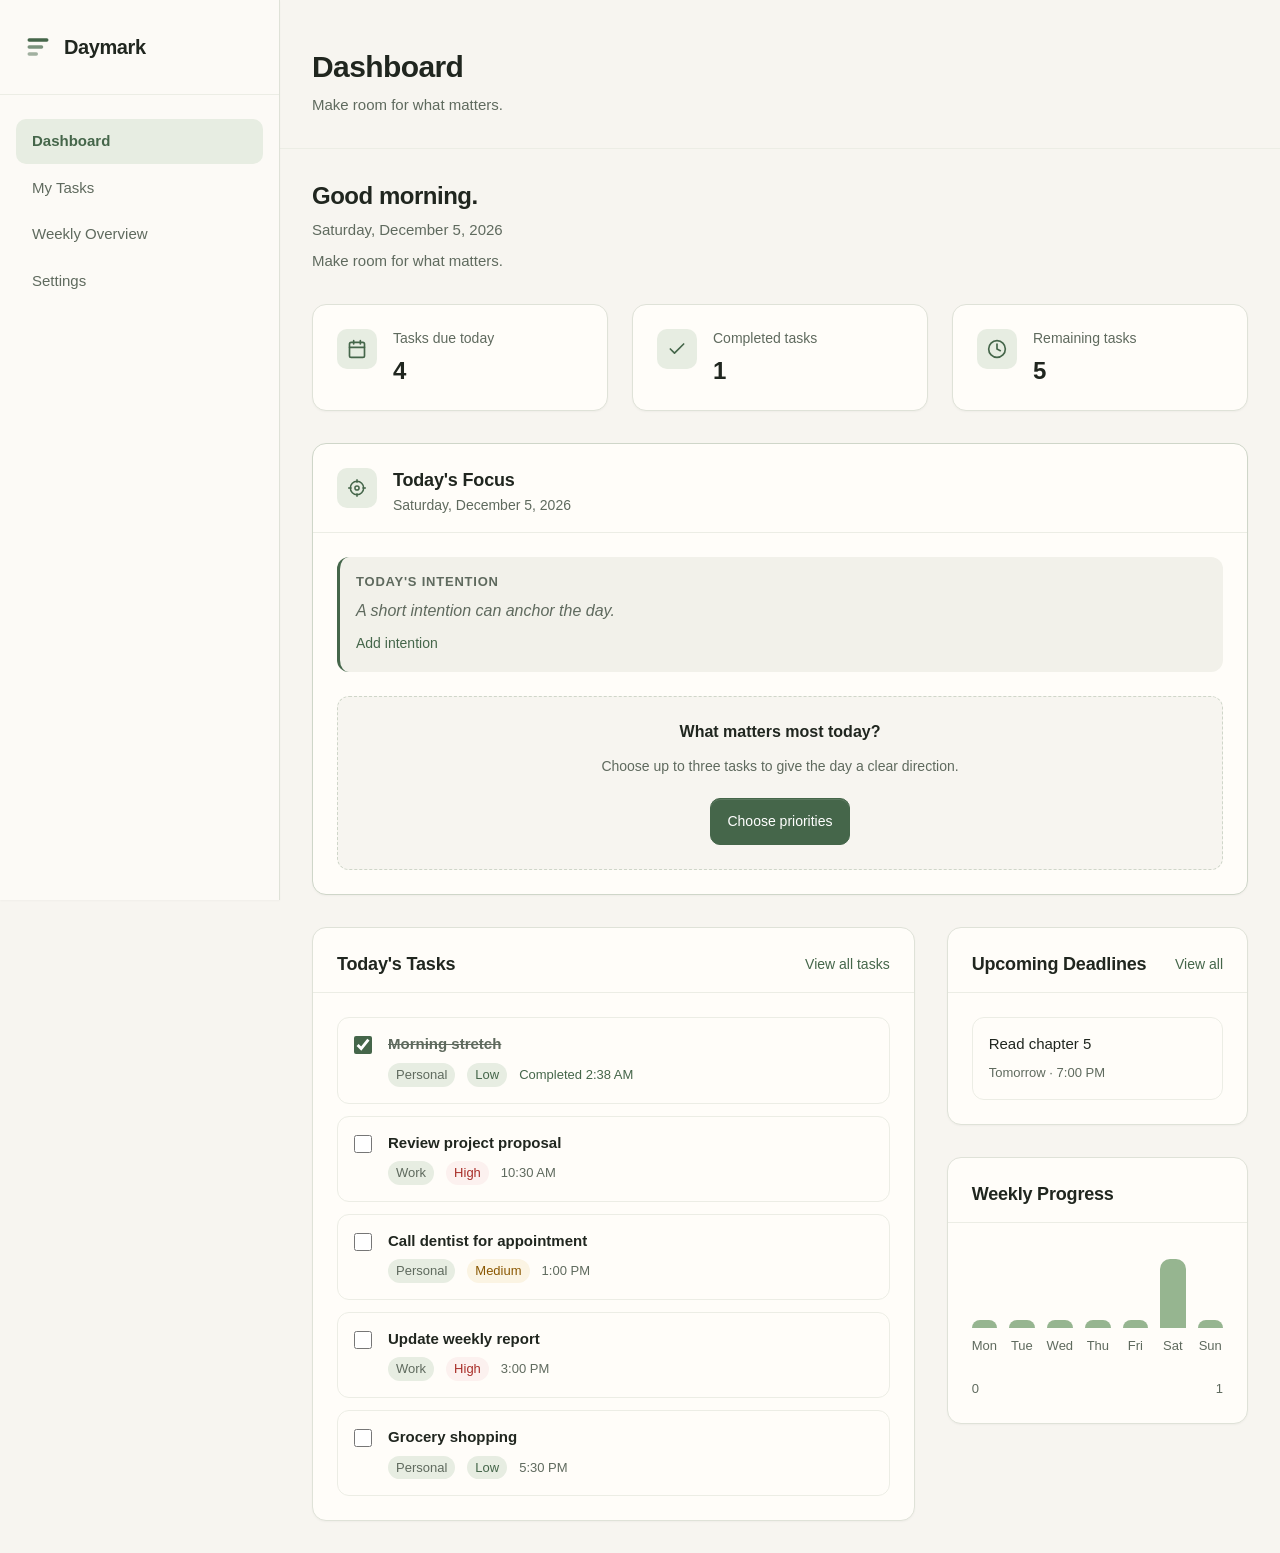
<file: index.html>
<!DOCTYPE html>
<html lang="en">
<head>
    <meta charset="UTF-8">
    <meta name="viewport" content="width=device-width, initial-scale=1.0">
    <title>Dashboard - Daymark</title>
    <meta name="description" content="Daymark - Make room for what matters. Personal productivity dashboard.">
    <script src="js/theme.js"></script>
    <link rel="stylesheet" href="css/styles.css">
    <link rel="stylesheet" href="css/components.css">
</head>
<body>
    <a href="#main-content" class="skip-link">Skip to main content</a>
    
    <div class="app-container">
        <!-- Mobile Header -->
        <header class="mobile-header">
            <a href="index.html" class="mobile-brand" aria-label="Daymark home">
                <svg class="mobile-brand-mark" viewBox="0 0 32 32" aria-hidden="true" focusable="false" xmlns="http://www.w3.org/2000/svg">
                    <rect x="4" y="6" width="24" height="4" rx="2" fill="currentColor"/>
                    <rect x="4" y="14" width="18" height="4" rx="2" fill="currentColor" opacity="0.7"/>
                    <rect x="4" y="22" width="12" height="4" rx="2" fill="currentColor" opacity="0.5"/>
                </svg>
                <span>Daymark</span>
            </a>
            <button class="mobile-menu-button" id="mobileMenuButton" type="button" aria-expanded="false" aria-controls="sidebarNav" aria-label="Open navigation menu">
                <span class="mobile-menu-icon" aria-hidden="true">
                    <span></span>
                    <span></span>
                    <span></span>
                </span>
                <span>Menu</span>
            </button>
        </header>
        
        <!-- Sidebar Overlay -->
        <div class="sidebar-overlay" id="sidebarOverlay"></div>
        
        <!-- Sidebar Navigation -->
        <aside class="sidebar" id="sidebarNav" role="navigation" aria-label="Main navigation">
            <div class="brand">
                <a href="index.html" class="brand-link" aria-label="Daymark home">
                    <svg class="brand-mark" viewBox="0 0 32 32" aria-hidden="true" focusable="false" xmlns="http://www.w3.org/2000/svg">
                        <rect x="4" y="6" width="24" height="4" rx="2" fill="currentColor"/>
                        <rect x="4" y="14" width="18" height="4" rx="2" fill="currentColor" opacity="0.7"/>
                        <rect x="4" y="22" width="12" height="4" rx="2" fill="currentColor" opacity="0.5"/>
                    </svg>
                    <span class="brand-name">Daymark</span>
                </a>
            </div>
            
            <nav class="nav">
                <ul class="nav-list">
                    <li class="nav-item">
                        <a href="index.html" class="nav-link" aria-current="page">Dashboard</a>
                    </li>
                    <li class="nav-item">
                        <a href="tasks.html" class="nav-link">My Tasks</a>
                    </li>
                    <li class="nav-item">
                        <a href="overview.html" class="nav-link">Weekly Overview</a>
                    </li>
                    <li class="nav-item">
                        <a href="settings.html" class="nav-link">Settings</a>
                    </li>
                </ul>
            </nav>
        </aside>
        
        <!-- Main Content -->
        <main id="main-content" class="main-content" role="main">
            <header class="page-header">
                <h1 class="page-title">Dashboard</h1>
                <p class="page-subtitle">Make room for what matters.</p>
            </header>
            
            <section class="page-body">
                <!-- Welcome Header -->
                <section class="dashboard-welcome" aria-labelledby="welcome-heading">
                    <h2 id="welcome-heading" class="dashboard-greeting">Good morning.</h2>
                    <p class="dashboard-date" id="dashboardDate">Monday, October 27, 2026</p>
                    <p class="dashboard-tagline">Make room for what matters.</p>
                </section>

                <div class="dashboard-notice" id="dashboardNotice" role="alert" hidden>
                    <p class="dashboard-notice-text" id="dashboardNoticeText"></p>
                </div>
                
                <!-- Summary Cards -->
                <section class="dashboard-summary" aria-label="Task summary">
                    <article class="summary-card">
                        <div class="summary-card-icon" aria-hidden="true">
                            <svg viewBox="0 0 24 24" fill="none" stroke="currentColor" stroke-width="2" stroke-linecap="round" stroke-linejoin="round">
                                <rect x="3" y="4" width="18" height="18" rx="2" ry="2"></rect>
                                <line x1="16" y1="2" x2="16" y2="6"></line>
                                <line x1="8" y1="2" x2="8" y2="6"></line>
                                <line x1="3" y1="10" x2="21" y2="10"></line>
                            </svg>
                        </div>
                        <div class="summary-card-content">
                            <p class="summary-card-label">Tasks due today</p>
                            <p class="summary-card-value" id="dashboardDueToday">&mdash;</p>
                        </div>
                    </article>
                    
                    <article class="summary-card">
                        <div class="summary-card-icon" aria-hidden="true">
                            <svg viewBox="0 0 24 24" fill="none" stroke="currentColor" stroke-width="2" stroke-linecap="round" stroke-linejoin="round">
                                <polyline points="20 6 9 17 4 12"></polyline>
                            </svg>
                        </div>
                        <div class="summary-card-content">
                            <p class="summary-card-label">Completed tasks</p>
                            <p class="summary-card-value" id="dashboardCompleted">&mdash;</p>
                        </div>
                    </article>
                    
                    <article class="summary-card">
                        <div class="summary-card-icon" aria-hidden="true">
                            <svg viewBox="0 0 24 24" fill="none" stroke="currentColor" stroke-width="2" stroke-linecap="round" stroke-linejoin="round">
                                <circle cx="12" cy="12" r="10"></circle>
                                <polyline points="12 6 12 12 16 14"></polyline>
                            </svg>
                        </div>
                        <div class="summary-card-content">
                            <p class="summary-card-label">Remaining tasks</p>
                            <p class="summary-card-value" id="dashboardRemaining">&mdash;</p>
                        </div>
                    </article>
                </section>

                <!-- Daily Focus -->
                <section class="dashboard-card focus-card" id="focusCard" aria-labelledby="focus-heading">
                    <header class="dashboard-card-header focus-card-header">
                        <div class="focus-heading-group">
                            <div class="focus-icon" aria-hidden="true">
                                <svg viewBox="0 0 24 24" fill="none" stroke="currentColor" stroke-width="1.8" stroke-linecap="round" stroke-linejoin="round" focusable="false">
                                    <circle cx="12" cy="12" r="8"></circle>
                                    <circle cx="12" cy="12" r="2.5"></circle>
                                    <path d="M12 2v3M12 19v3M2 12h3M19 12h3"></path>
                                </svg>
                            </div>
                            <div class="focus-heading-text">
                                <h2 id="focus-heading" class="dashboard-card-title" tabindex="-1">Today's Focus</h2>
                                <p class="focus-date" id="focusDate"></p>
                            </div>
                        </div>
                        <button type="button" class="btn focus-manage" id="focusManageButton" hidden>Edit focus</button>
                    </header>

                    <div class="dashboard-card-body focus-body">
                        <p class="focus-storage-note" id="focusStorageNote" hidden></p>

                        <div class="focus-intention">
                            <div class="focus-intention-display" id="focusIntentionDisplay">
                                <p class="focus-label">Today's intention</p>
                                <p class="focus-intention-text is-placeholder" id="focusIntentionText">A short intention can anchor the day.</p>
                                <button type="button" class="focus-text-button" id="focusIntentionEditButton">Add intention</button>
                            </div>

                            <form class="focus-intention-form" id="focusIntentionForm" novalidate hidden>
                                <label class="focus-label" for="focusIntentionInput">Today's intention <span class="form-optional">(optional)</span></label>
                                <textarea class="input textarea focus-intention-input" id="focusIntentionInput" rows="2" maxlength="160" aria-describedby="focusIntentionHint focusIntentionError"></textarea>
                                <div class="focus-intention-meta">
                                    <p class="focus-hint" id="focusIntentionHint">Keep it short. Up to 160 characters.</p>
                                    <p class="focus-hint" id="focusIntentionCount" aria-hidden="true">0 / 160</p>
                                </div>
                                <p class="form-error" id="focusIntentionError" hidden></p>
                                <div class="focus-form-actions">
                                    <button type="submit" class="btn btn-primary" id="focusIntentionSave">Save intention</button>
                                    <button type="button" class="btn" id="focusIntentionCancel">Cancel</button>
                                </div>
                            </form>
                        </div>

                        <div class="focus-progress" id="focusProgress" hidden>
                            <div class="focus-progress-header">
                                <div>
                                    <p class="focus-label">Today's progress</p>
                                    <p class="focus-progress-count" id="focusProgressText">0 of 0 completed</p>
                                </div>
                                <p class="focus-progress-percent" id="focusProgressPercent">0%</p>
                            </div>
                            <div class="focus-progress-track" id="focusProgressBar" role="progressbar" aria-label="Daily Focus progress" aria-valuemin="0" aria-valuemax="100" aria-valuenow="0" aria-valuetext="No priorities selected">
                                <div class="focus-progress-fill" id="focusProgressFill"></div>
                            </div>
                            <p class="focus-summary" id="focusSummary"></p>
                        </div>

                        <div class="focus-task-grid" id="focusTaskList"></div>

                        <div class="focus-empty" id="focusEmpty" hidden>
                            <p class="focus-empty-title" id="focusEmptyTitle">What matters most today?</p>
                            <p class="focus-empty-text" id="focusEmptyText">Choose up to three tasks to give the day a clear direction.</p>
                            <button type="button" class="btn btn-primary" id="focusEmptyButton">Choose priorities</button>
                            <a href="tasks.html" class="dashboard-card-link" id="focusEmptyLink" hidden>Go to My Tasks</a>
                        </div>

                        <div class="focus-complete" id="focusComplete" hidden>
                            <div class="focus-complete-icon" aria-hidden="true">
                                <svg viewBox="0 0 24 24" fill="none" stroke="currentColor" stroke-width="2.5" stroke-linecap="round" stroke-linejoin="round" focusable="false">
                                    <polyline points="20 6 9 17 4 12"></polyline>
                                </svg>
                            </div>
                            <div>
                                <p class="focus-complete-title">You made progress on what mattered today.</p>
                                <p class="focus-complete-text" id="focusCompleteText"></p>
                            </div>
                        </div>
                    </div>
                </section>
                
                <!-- Dashboard Main Grid -->
                <div class="dashboard-grid">
                    <div class="dashboard-main">
                        <!-- Today's Tasks -->
                        <section class="dashboard-card" aria-labelledby="today-tasks-heading">
                            <header class="dashboard-card-header">
                                <h2 id="today-tasks-heading" class="dashboard-card-title" tabindex="-1">Today's Tasks</h2>
                                <a href="tasks.html" class="dashboard-card-link">View all tasks</a>
                            </header>
                            <div class="dashboard-card-body">
                                <div class="tasks-list" id="dashboardTodayList"></div>
                                <p class="dashboard-empty" id="dashboardTodayEmpty" hidden></p>
                            </div>
                        </section>
                    </div>
                    
                    <aside class="dashboard-sidebar">
                        <!-- Upcoming Deadlines -->
                        <section class="dashboard-card" aria-labelledby="deadlines-heading">
                            <header class="dashboard-card-header">
                                <h2 id="deadlines-heading" class="dashboard-card-title">Upcoming Deadlines</h2>
                                <a href="tasks.html" class="dashboard-card-link">View all</a>
                            </header>
                            <div class="dashboard-card-body">
                                <div class="deadlines-list" id="dashboardDeadlineList"></div>
                                <p class="dashboard-empty" id="dashboardDeadlineEmpty" hidden></p>
                                <a href="tasks.html" class="dashboard-more-link" id="dashboardDeadlineMore" hidden></a>
                            </div>
                        </section>
                        
                        <!-- Weekly Progress -->
                        <section class="dashboard-card" aria-labelledby="weekly-progress-heading">
                            <header class="dashboard-card-header">
                                <h2 id="weekly-progress-heading" class="dashboard-card-title">Weekly Progress</h2>
                            </header>
                            <div class="dashboard-card-body">
                                <div class="weekly-chart" role="img" aria-label="Weekly task completion, Monday through Sunday: no tasks completed this week.">
                                    <div class="weekly-bar-container">
                                        <div class="weekly-bar" data-value="0" title="Monday: no tasks completed"></div>
                                        <div class="weekly-day">Mon</div>
                                    </div>
                                    <div class="weekly-bar-container">
                                        <div class="weekly-bar" data-value="0" title="Tuesday: no tasks completed"></div>
                                        <div class="weekly-day">Tue</div>
                                    </div>
                                    <div class="weekly-bar-container">
                                        <div class="weekly-bar" data-value="0" title="Wednesday: no tasks completed"></div>
                                        <div class="weekly-day">Wed</div>
                                    </div>
                                    <div class="weekly-bar-container">
                                        <div class="weekly-bar" data-value="0" title="Thursday: no tasks completed"></div>
                                        <div class="weekly-day">Thu</div>
                                    </div>
                                    <div class="weekly-bar-container">
                                        <div class="weekly-bar" data-value="0" title="Friday: no tasks completed"></div>
                                        <div class="weekly-day">Fri</div>
                                    </div>
                                    <div class="weekly-bar-container">
                                        <div class="weekly-bar" data-value="0" title="Saturday: no tasks completed"></div>
                                        <div class="weekly-day">Sat</div>
                                    </div>
                                    <div class="weekly-bar-container">
                                        <div class="weekly-bar" data-value="0" title="Sunday: no tasks completed"></div>
                                        <div class="weekly-day">Sun</div>
                                    </div>
                                </div>
                                <div class="weekly-labels" aria-hidden="true">
                                    <span>0</span>
                                    <span>0</span>
                                </div>
                            </div>
                        </section>
                    </aside>
                </div>
            </section>
        </main>
    </div>

    <template id="dashboardTaskTemplate">
        <article class="task-item">
            <input type="checkbox" class="task-checkbox">
            <div class="task-content">
                <div class="task-title"></div>
                <div class="task-meta">
                    <span class="task-category"></span>
                    <span class="task-priority"></span>
                    <span class="task-time"></span>
                </div>
            </div>
        </article>
    </template>

    <template id="dashboardDeadlineTemplate">
        <article class="deadline-item">
            <div class="deadline-title"></div>
            <div class="deadline-date"></div>
        </article>
    </template>

    <template id="focusTaskTemplate">
        <article class="focus-task">
            <label class="focus-task-check">
                <input type="checkbox" class="focus-task-checkbox">
                <span class="visually-hidden focus-task-check-label"></span>
            </label>
            <div class="focus-task-content">
                <p class="focus-task-title"></p>
                <div class="focus-task-meta">
                    <span class="task-category"></span>
                    <span class="task-priority"></span>
                    <span class="task-time"></span>
                </div>
            </div>
            <button type="button" class="icon-button focus-task-remove">
                <span aria-hidden="true">&times;</span>
                <span class="visually-hidden focus-task-remove-label"></span>
            </button>
        </article>
    </template>

    <!-- Choose daily focus dialog -->
    <dialog class="dialog focus-dialog" id="focusDialog" aria-labelledby="focusDialogTitle" aria-describedby="focusDialogIntro">
        <form id="focusDialogForm" novalidate>
            <header class="dialog-header">
                <h2 class="dialog-title" id="focusDialogTitle">Choose your focus</h2>
                <button class="icon-button dialog-close" id="focusDialogClose" type="button" data-close-focus aria-label="Close focus selection">
                    <svg viewBox="0 0 24 24" fill="none" stroke="currentColor" stroke-width="2" stroke-linecap="round" stroke-linejoin="round" aria-hidden="true" focusable="false">
                        <line x1="18" y1="6" x2="6" y2="18"></line>
                        <line x1="6" y1="6" x2="18" y2="18"></line>
                    </svg>
                </button>
            </header>

            <div class="dialog-body focus-dialog-body">
                <p class="focus-dialog-intro" id="focusDialogIntro">Choose up to three tasks that matter most today. Incomplete tasks are listed first.</p>
                <p class="focus-limit" id="focusDialogCount" role="status" aria-live="polite">0 of 3 selected</p>
                <div class="focus-dialog-list" id="focusDialogList"></div>
                <p class="focus-dialog-empty" id="focusDialogEmpty" hidden>No tasks are available yet. <a href="tasks.html">Add a task in My Tasks</a> to choose a focus.</p>
                <p class="form-error" id="focusDialogError" role="alert" hidden></p>
            </div>

            <footer class="dialog-footer">
                <button class="btn" type="button" data-close-focus>Cancel</button>
                <button class="btn btn-primary" type="submit" id="focusDialogSave">Save focus</button>
            </footer>
        </form>
    </dialog>

    <p class="visually-hidden" id="dashboardAnnouncer" role="status" aria-live="polite"></p>

    <script src="js/storage.js"></script>
    <script src="js/ui.js"></script>
    <script src="js/task-store.js"></script>
    <script src="js/focus-store.js"></script>
    <script src="js/dashboard.js"></script>
</body>
</html>
</file>
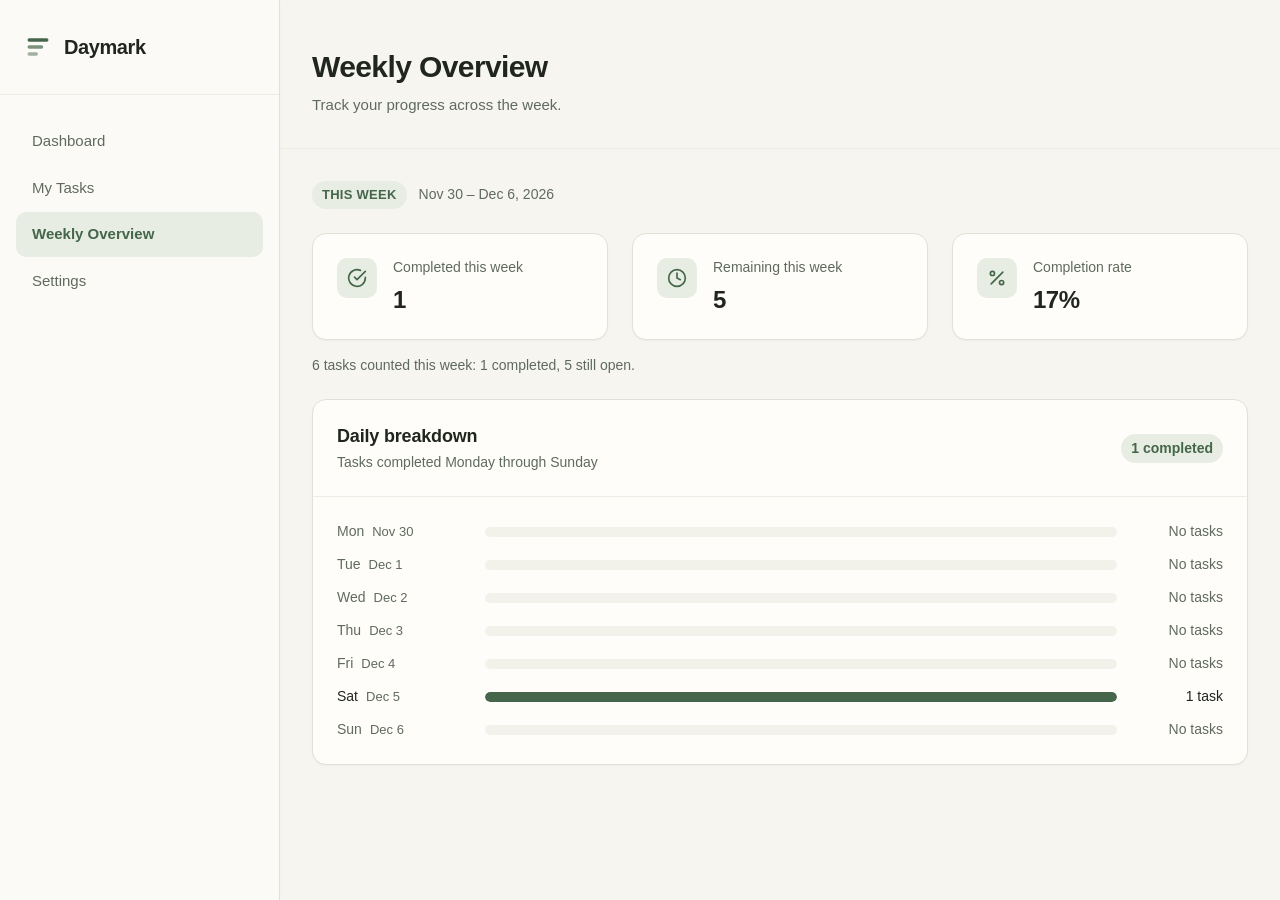
<file: overview.html>
<!DOCTYPE html>
<html lang="en">
<head>
    <meta charset="UTF-8">
    <meta name="viewport" content="width=device-width, initial-scale=1.0">
    <title>Weekly Overview - Daymark</title>
    <meta name="description" content="Daymark - View your weekly productivity overview.">
    <script src="js/theme.js"></script>
    <link rel="stylesheet" href="css/styles.css">
    <link rel="stylesheet" href="css/components.css">
</head>
<body>
    <a href="#main-content" class="skip-link">Skip to main content</a>
    
    <div class="app-container">
        <!-- Mobile Header -->
        <header class="mobile-header">
            <a href="index.html" class="mobile-brand" aria-label="Daymark home">
                <svg class="mobile-brand-mark" viewBox="0 0 32 32" aria-hidden="true" focusable="false" xmlns="http://www.w3.org/2000/svg">
                    <rect x="4" y="6" width="24" height="4" rx="2" fill="currentColor"/>
                    <rect x="4" y="14" width="18" height="4" rx="2" fill="currentColor" opacity="0.7"/>
                    <rect x="4" y="22" width="12" height="4" rx="2" fill="currentColor" opacity="0.5"/>
                </svg>
                <span>Daymark</span>
            </a>
            <button class="mobile-menu-button" id="mobileMenuButton" type="button" aria-expanded="false" aria-controls="sidebarNav" aria-label="Open navigation menu">
                <span class="mobile-menu-icon" aria-hidden="true">
                    <span></span>
                    <span></span>
                    <span></span>
                </span>
                <span>Menu</span>
            </button>
        </header>
        
        <!-- Sidebar Overlay -->
        <div class="sidebar-overlay" id="sidebarOverlay"></div>
        
        <!-- Sidebar Navigation -->
        <aside class="sidebar" id="sidebarNav" role="navigation" aria-label="Main navigation">
            <div class="brand">
                <a href="index.html" class="brand-link" aria-label="Daymark home">
                    <svg class="brand-mark" viewBox="0 0 32 32" aria-hidden="true" focusable="false" xmlns="http://www.w3.org/2000/svg">
                        <rect x="4" y="6" width="24" height="4" rx="2" fill="currentColor"/>
                        <rect x="4" y="14" width="18" height="4" rx="2" fill="currentColor" opacity="0.7"/>
                        <rect x="4" y="22" width="12" height="4" rx="2" fill="currentColor" opacity="0.5"/>
                    </svg>
                    <span class="brand-name">Daymark</span>
                </a>
            </div>
            
            <nav class="nav">
                <ul class="nav-list">
                    <li class="nav-item">
                        <a href="index.html" class="nav-link">Dashboard</a>
                    </li>
                    <li class="nav-item">
                        <a href="tasks.html" class="nav-link">My Tasks</a>
                    </li>
                    <li class="nav-item">
                        <a href="overview.html" class="nav-link" aria-current="page">Weekly Overview</a>
                    </li>
                    <li class="nav-item">
                        <a href="settings.html" class="nav-link">Settings</a>
                    </li>
                </ul>
            </nav>
        </aside>
        
        <!-- Main Content -->
        <main id="main-content" class="main-content" role="main">
            <header class="page-header">
                <h1 class="page-title">Weekly Overview</h1>
                <p class="page-subtitle">Track your progress across the week.</p>
            </header>
            
            <section class="page-body overview-page">
                <div class="overview-period">
                    <span class="overview-period-badge">This week</span>
                    <p class="overview-period-range" id="overviewWeekRange"></p>
                </div>

                <div class="dashboard-notice overview-notice" id="overviewNotice" role="alert" hidden>
                    <p class="dashboard-notice-text" id="overviewNoticeText"></p>
                </div>

                <!-- Weekly summary -->
                <section class="overview-summary" aria-label="Weekly summary">
                    <article class="summary-card">
                        <div class="summary-card-icon" aria-hidden="true">
                            <svg viewBox="0 0 24 24" fill="none" stroke="currentColor" stroke-width="2" stroke-linecap="round" stroke-linejoin="round">
                                <path d="M22 11.08V12a10 10 0 1 1-5.93-9.14"></path>
                                <polyline points="22 4 12 14.01 9 11.01"></polyline>
                            </svg>
                        </div>
                        <div class="summary-card-content">
                            <p class="summary-card-label">Completed this week</p>
                            <p class="summary-card-value" id="overviewCompleted">&mdash;</p>
                        </div>
                    </article>

                    <article class="summary-card">
                        <div class="summary-card-icon" aria-hidden="true">
                            <svg viewBox="0 0 24 24" fill="none" stroke="currentColor" stroke-width="2" stroke-linecap="round" stroke-linejoin="round">
                                <circle cx="12" cy="12" r="10"></circle>
                                <polyline points="12 6 12 12 16 14"></polyline>
                            </svg>
                        </div>
                        <div class="summary-card-content">
                            <p class="summary-card-label">Remaining this week</p>
                            <p class="summary-card-value" id="overviewRemaining">&mdash;</p>
                        </div>
                    </article>

                    <article class="summary-card">
                        <div class="summary-card-icon" aria-hidden="true">
                            <svg viewBox="0 0 24 24" fill="none" stroke="currentColor" stroke-width="2" stroke-linecap="round" stroke-linejoin="round">
                                <line x1="19" y1="5" x2="5" y2="19"></line>
                                <circle cx="6.5" cy="6.5" r="2.5"></circle>
                                <circle cx="17.5" cy="17.5" r="2.5"></circle>
                            </svg>
                        </div>
                        <div class="summary-card-content">
                            <p class="summary-card-label">Completion rate</p>
                            <p class="summary-card-value" id="overviewRate">&mdash;</p>
                        </div>
                    </article>
                </section>

                <p class="overview-summary-note" id="overviewSummaryNote"></p>

                <!-- Daily completed-task breakdown -->
                <section class="card overview-breakdown" aria-labelledby="breakdownHeading">
                    <header class="card-header overview-card-header">
                        <div class="overview-card-heading">
                            <h2 class="card-title" id="breakdownHeading">Daily breakdown</h2>
                            <p class="overview-card-subtitle">Tasks completed Monday through Sunday</p>
                        </div>
                        <p class="overview-week-total" id="overviewWeekTotal">&mdash;</p>
                    </header>
                    <div class="card-body">
                        <ul class="overview-days" id="overviewDayList"></ul>
                        <p class="overview-empty" id="overviewDaysEmpty" hidden></p>
                        <p class="overview-note" id="overviewDaysNote" hidden></p>
                    </div>
                </section>
            </section>
        </main>
    </div>

    <template id="overviewDayTemplate">
        <li class="overview-day">
            <div class="overview-day-label">
                <span class="overview-day-name"></span>
                <span class="overview-day-date"></span>
            </div>
            <div class="overview-day-track" aria-hidden="true">
                <span class="overview-day-bar"></span>
            </div>
            <span class="overview-day-count"></span>
        </li>
    </template>

    <script src="js/storage.js"></script>
    <script src="js/ui.js"></script>
    <script src="js/task-store.js"></script>
    <script src="js/overview.js"></script>
</body>
</html>
</file>
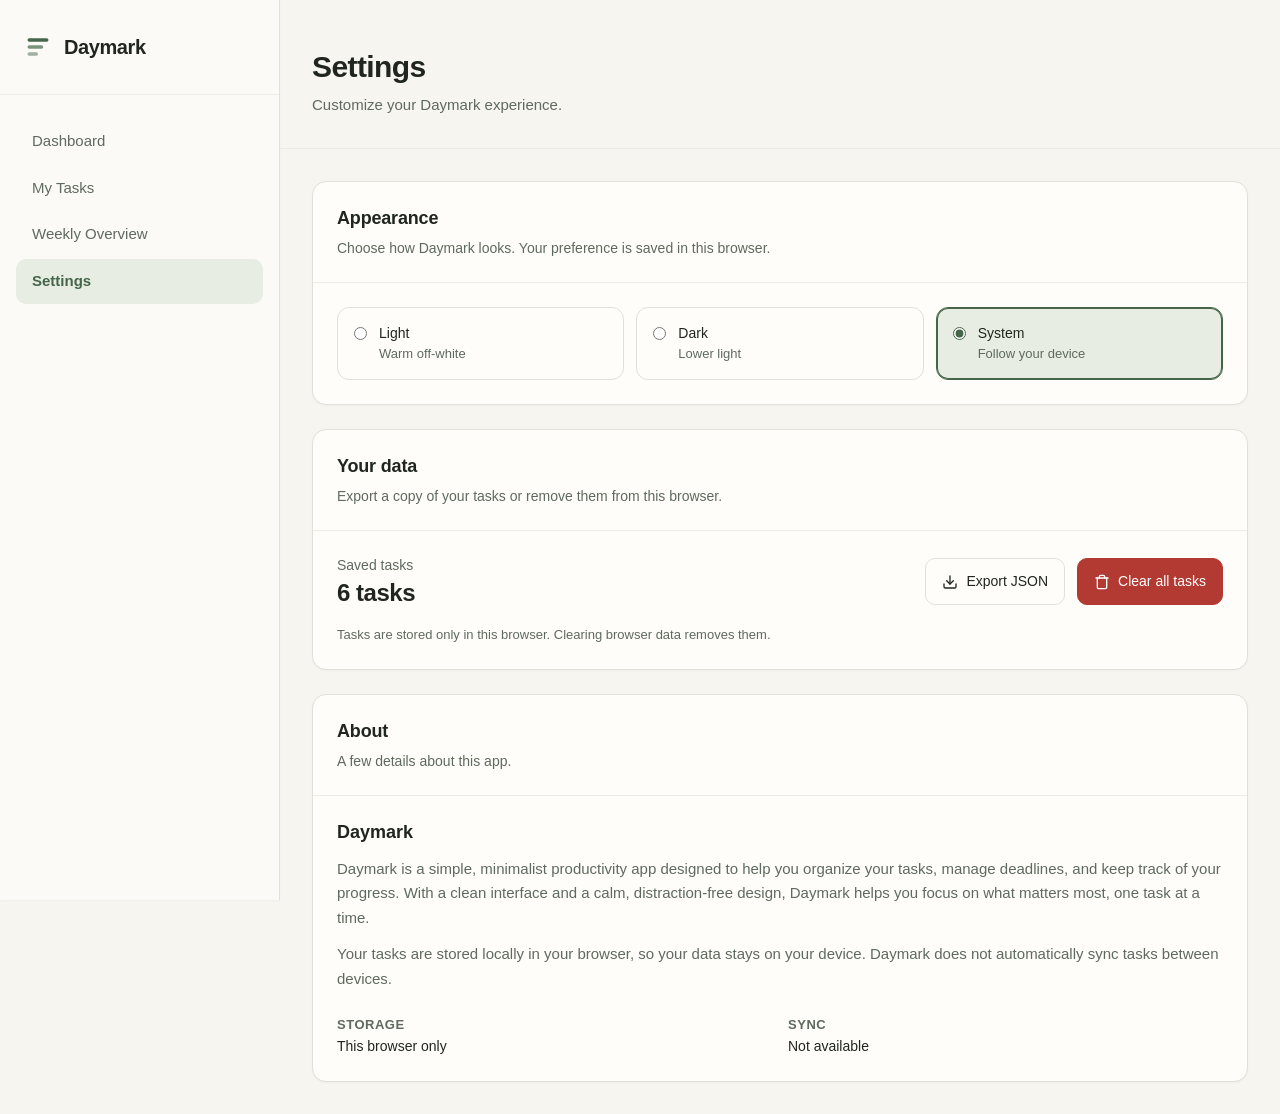
<file: settings.html>
<!DOCTYPE html>
<html lang="en">
<head>
    <meta charset="UTF-8">
    <meta name="viewport" content="width=device-width, initial-scale=1.0">
    <title>Settings - Daymark</title>
    <meta name="description" content="Daymark - Customize your preferences.">
    <script src="js/theme.js"></script>
    <link rel="stylesheet" href="css/styles.css">
    <link rel="stylesheet" href="css/components.css">
</head>
<body>
    <a href="#main-content" class="skip-link">Skip to main content</a>
    
    <div class="app-container">
        <!-- Mobile Header -->
        <header class="mobile-header">
            <a href="index.html" class="mobile-brand" aria-label="Daymark home">
                <svg class="mobile-brand-mark" viewBox="0 0 32 32" aria-hidden="true" focusable="false" xmlns="http://www.w3.org/2000/svg">
                    <rect x="4" y="6" width="24" height="4" rx="2" fill="currentColor"/>
                    <rect x="4" y="14" width="18" height="4" rx="2" fill="currentColor" opacity="0.7"/>
                    <rect x="4" y="22" width="12" height="4" rx="2" fill="currentColor" opacity="0.5"/>
                </svg>
                <span>Daymark</span>
            </a>
            <button class="mobile-menu-button" id="mobileMenuButton" type="button" aria-expanded="false" aria-controls="sidebarNav" aria-label="Open navigation menu">
                <span class="mobile-menu-icon" aria-hidden="true">
                    <span></span>
                    <span></span>
                    <span></span>
                </span>
                <span>Menu</span>
            </button>
        </header>
        
        <!-- Sidebar Overlay -->
        <div class="sidebar-overlay" id="sidebarOverlay"></div>
        
        <!-- Sidebar Navigation -->
        <aside class="sidebar" id="sidebarNav" role="navigation" aria-label="Main navigation">
            <div class="brand">
                <a href="index.html" class="brand-link" aria-label="Daymark home">
                    <svg class="brand-mark" viewBox="0 0 32 32" aria-hidden="true" focusable="false" xmlns="http://www.w3.org/2000/svg">
                        <rect x="4" y="6" width="24" height="4" rx="2" fill="currentColor"/>
                        <rect x="4" y="14" width="18" height="4" rx="2" fill="currentColor" opacity="0.7"/>
                        <rect x="4" y="22" width="12" height="4" rx="2" fill="currentColor" opacity="0.5"/>
                    </svg>
                    <span class="brand-name">Daymark</span>
                </a>
            </div>
            
            <nav class="nav">
                <ul class="nav-list">
                    <li class="nav-item">
                        <a href="index.html" class="nav-link">Dashboard</a>
                    </li>
                    <li class="nav-item">
                        <a href="tasks.html" class="nav-link">My Tasks</a>
                    </li>
                    <li class="nav-item">
                        <a href="overview.html" class="nav-link">Weekly Overview</a>
                    </li>
                    <li class="nav-item">
                        <a href="settings.html" class="nav-link" aria-current="page">Settings</a>
                    </li>
                </ul>
            </nav>
        </aside>
        
        <!-- Main Content -->
        <main id="main-content" class="main-content" role="main">
            <header class="page-header">
                <h1 class="page-title">Settings</h1>
                <p class="page-subtitle">Customize your Daymark experience.</p>
            </header>
            
            <section class="page-body settings-page">
                <!-- Appearance -->
                <section class="card" aria-labelledby="appearanceHeading">
                    <header class="card-header settings-card-header">
                        <h2 class="card-title" id="appearanceHeading">Appearance</h2>
                        <p class="settings-description">Choose how Daymark looks. Your preference is saved in this browser.</p>
                    </header>
                    <div class="card-body">
                        <fieldset class="settings-fieldset" id="themeOptions">
                            <legend class="visually-hidden">Appearance theme</legend>
                            <div class="settings-choice-grid">
                                <label class="settings-choice" for="themeLight">
                                    <input class="settings-radio" type="radio" id="themeLight" name="theme" value="light">
                                    <span class="settings-choice-content">
                                        <span class="settings-choice-title">Light</span>
                                        <span class="settings-choice-description">Warm off-white</span>
                                    </span>
                                </label>
                                <label class="settings-choice" for="themeDark">
                                    <input class="settings-radio" type="radio" id="themeDark" name="theme" value="dark">
                                    <span class="settings-choice-content">
                                        <span class="settings-choice-title">Dark</span>
                                        <span class="settings-choice-description">Lower light</span>
                                    </span>
                                </label>
                                <label class="settings-choice" for="themeSystem">
                                    <input class="settings-radio" type="radio" id="themeSystem" name="theme" value="system" checked>
                                    <span class="settings-choice-content">
                                        <span class="settings-choice-title">System</span>
                                        <span class="settings-choice-description">Follow your device</span>
                                    </span>
                                </label>
                            </div>
                        </fieldset>
                        <p class="settings-status" id="themeStatus" role="status" aria-live="polite" hidden></p>
                    </div>
                </section>

                <!-- Data -->
                <section class="card" aria-labelledby="dataHeading">
                    <header class="card-header settings-card-header">
                        <h2 class="card-title" id="dataHeading">Your data</h2>
                        <p class="settings-description">Export a copy of your tasks or remove them from this browser.</p>
                    </header>
                    <div class="card-body">
                        <div class="settings-data-row">
                            <div>
                                <p class="settings-data-label">Saved tasks</p>
                                <p class="settings-task-count" id="settingsTaskCount">&mdash;</p>
                            </div>
                            <div class="settings-actions">
                                <button class="btn" id="exportTasksButton" type="button" disabled>
                                    <svg viewBox="0 0 24 24" fill="none" stroke="currentColor" stroke-width="2" stroke-linecap="round" stroke-linejoin="round" aria-hidden="true" focusable="false">
                                        <path d="M21 15v4a2 2 0 0 1-2 2H5a2 2 0 0 1-2-2v-4"></path>
                                        <polyline points="7 10 12 15 17 10"></polyline>
                                        <line x1="12" y1="15" x2="12" y2="3"></line>
                                    </svg>
                                    Export JSON
                                </button>
                                <button class="btn btn-danger" id="clearTasksButton" type="button" disabled>
                                    <svg viewBox="0 0 24 24" fill="none" stroke="currentColor" stroke-width="2" stroke-linecap="round" stroke-linejoin="round" aria-hidden="true" focusable="false">
                                        <polyline points="3 6 5 6 21 6"></polyline>
                                        <path d="M19 6v14a2 2 0 0 1-2 2H7a2 2 0 0 1-2-2V6"></path>
                                        <path d="M8 6V4a2 2 0 0 1 2-2h4a2 2 0 0 1 2 2v2"></path>
                                    </svg>
                                    Clear all tasks
                                </button>
                            </div>
                        </div>
                        <p class="settings-status" id="dataStatus" role="status" aria-live="polite" hidden></p>
                        <p class="settings-help" id="storageNote">Tasks are stored only in this browser. Clearing browser data removes them.</p>
                    </div>
                </section>

                <!-- About -->
                <section class="card" aria-labelledby="aboutHeading">
                    <header class="card-header settings-card-header">
                        <h2 class="card-title" id="aboutHeading">About</h2>
                        <p class="settings-description">A few details about this app.</p>
                    </header>
                    <div class="card-body">
                        <div class="settings-about">
                            <p class="settings-about-name">Daymark</p>
                            <p class="settings-about-text">
                                Daymark is a simple, minimalist productivity app designed to help you
                                organize your tasks, manage deadlines, and keep track of your progress.
                                With a clean interface and a calm, distraction-free design, Daymark helps
                                you focus on what matters most, one task at a time.
                            </p>
                            <p class="settings-about-text">
                                Your tasks are stored locally in your browser, so your data stays on
                                your device. Daymark does not automatically sync tasks between devices.
                            </p>
                            <dl class="settings-about-list">
                                <div class="settings-about-item">
                                    <dt>Storage</dt>
                                    <dd>This browser only</dd>
                                </div>
                                <div class="settings-about-item">
                                    <dt>Sync</dt>
                                    <dd>Not available</dd>
                                </div>
                            </dl>
                        </div>
                    </div>
                </section>
            </section>
        </main>
    </div>

    <!-- Clear all tasks confirmation -->
    <dialog class="dialog dialog-sm" id="clearTasksDialog" aria-labelledby="clearTasksDialogTitle" aria-describedby="clearTasksDialogText">
        <header class="dialog-header">
            <h2 class="dialog-title" id="clearTasksDialogTitle">Clear all tasks?</h2>
            <button class="icon-button dialog-close" type="button" data-close-clear-dialog aria-label="Close dialog">
                <svg viewBox="0 0 24 24" fill="none" stroke="currentColor" stroke-width="2" stroke-linecap="round" stroke-linejoin="round" aria-hidden="true" focusable="false">
                    <line x1="18" y1="6" x2="6" y2="18"></line>
                    <line x1="6" y1="6" x2="18" y2="18"></line>
                </svg>
            </button>
        </header>
        <div class="dialog-body">
            <p class="dialog-text" id="clearTasksDialogText">
                This will permanently delete <strong id="clearTasksDialogCount">all saved tasks</strong>
                from this browser. This cannot be undone.
            </p>
        </div>
        <footer class="dialog-footer">
            <button class="btn" type="button" data-close-clear-dialog id="cancelClearTasks">Cancel</button>
            <button class="btn btn-danger" type="button" id="confirmClearTasks">Clear all tasks</button>
        </footer>
    </dialog>

    <script src="js/storage.js"></script>
    <script src="js/ui.js"></script>
    <script src="js/task-store.js"></script>
    <script src="js/settings.js"></script>
</body>
</html>
</file>
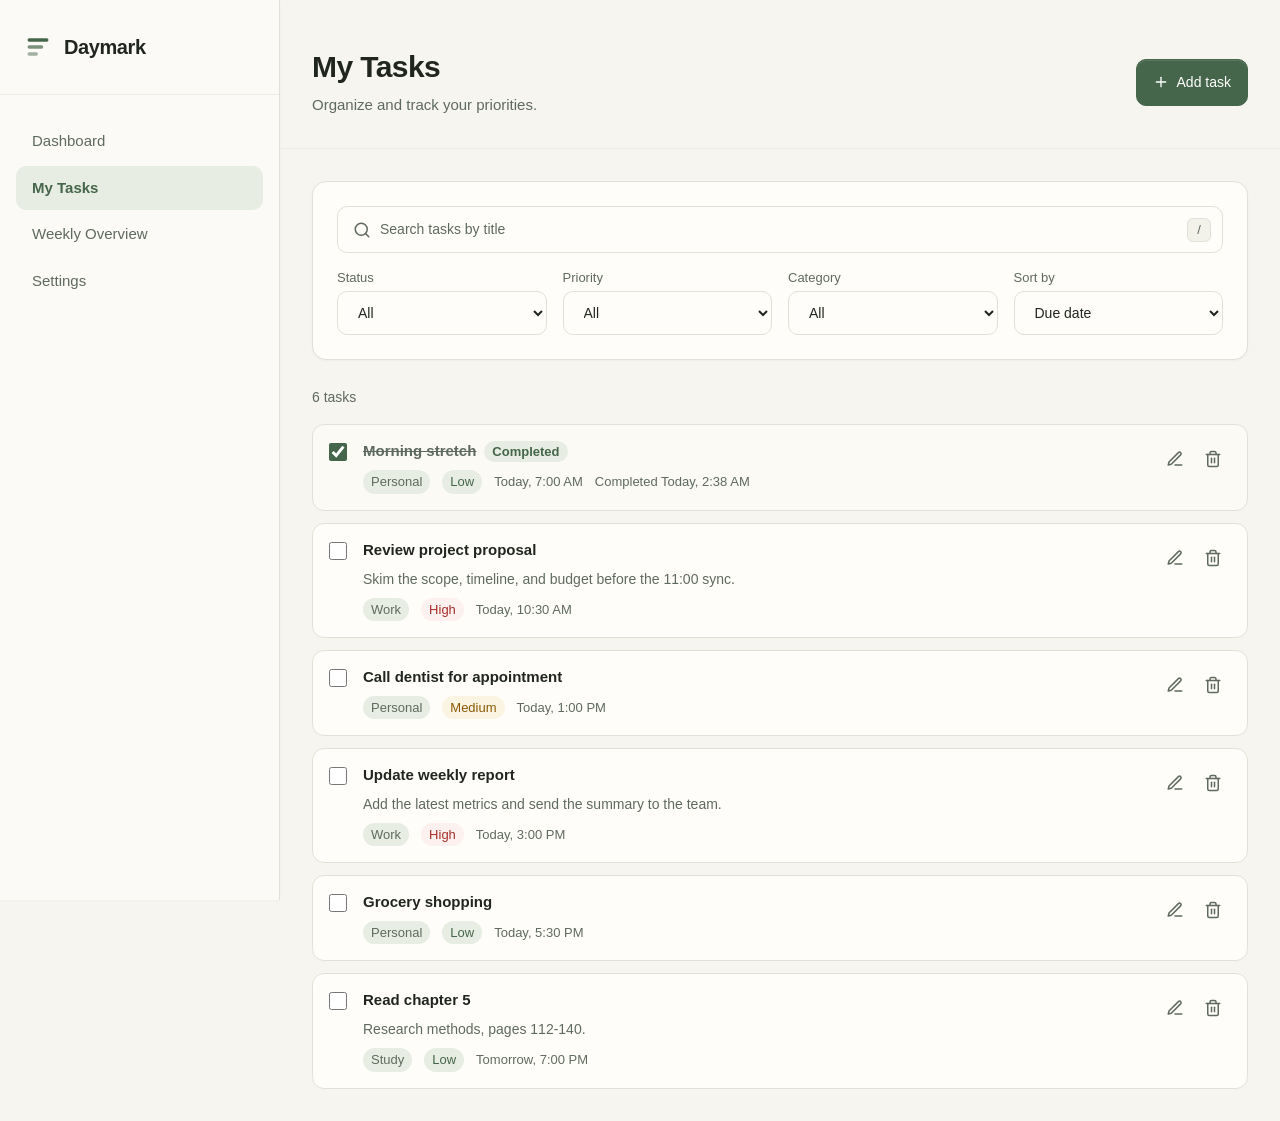
<file: tasks.html>
<!DOCTYPE html>
<html lang="en">
<head>
    <meta charset="UTF-8">
    <meta name="viewport" content="width=device-width, initial-scale=1.0">
    <title>My Tasks - Daymark</title>
    <meta name="description" content="Daymark - Manage your tasks and to-dos.">
    <script src="js/theme.js"></script>
    <link rel="stylesheet" href="css/styles.css">
    <link rel="stylesheet" href="css/components.css">
</head>
<body>
    <a href="#main-content" class="skip-link">Skip to main content</a>
    
    <div class="app-container">
        <!-- Mobile Header -->
        <header class="mobile-header">
            <a href="index.html" class="mobile-brand" aria-label="Daymark home">
                <svg class="mobile-brand-mark" viewBox="0 0 32 32" aria-hidden="true" focusable="false" xmlns="http://www.w3.org/2000/svg">
                    <rect x="4" y="6" width="24" height="4" rx="2" fill="currentColor"/>
                    <rect x="4" y="14" width="18" height="4" rx="2" fill="currentColor" opacity="0.7"/>
                    <rect x="4" y="22" width="12" height="4" rx="2" fill="currentColor" opacity="0.5"/>
                </svg>
                <span>Daymark</span>
            </a>
            <button class="mobile-menu-button" id="mobileMenuButton" type="button" aria-expanded="false" aria-controls="sidebarNav" aria-label="Open navigation menu">
                <span class="mobile-menu-icon" aria-hidden="true">
                    <span></span>
                    <span></span>
                    <span></span>
                </span>
                <span>Menu</span>
            </button>
        </header>
        
        <!-- Sidebar Overlay -->
        <div class="sidebar-overlay" id="sidebarOverlay"></div>
        
        <!-- Sidebar Navigation -->
        <aside class="sidebar" id="sidebarNav" role="navigation" aria-label="Main navigation">
            <div class="brand">
                <a href="index.html" class="brand-link" aria-label="Daymark home">
                    <svg class="brand-mark" viewBox="0 0 32 32" aria-hidden="true" focusable="false" xmlns="http://www.w3.org/2000/svg">
                        <rect x="4" y="6" width="24" height="4" rx="2" fill="currentColor"/>
                        <rect x="4" y="14" width="18" height="4" rx="2" fill="currentColor" opacity="0.7"/>
                        <rect x="4" y="22" width="12" height="4" rx="2" fill="currentColor" opacity="0.5"/>
                    </svg>
                    <span class="brand-name">Daymark</span>
                </a>
            </div>
            
            <nav class="nav">
                <ul class="nav-list">
                    <li class="nav-item">
                        <a href="index.html" class="nav-link">Dashboard</a>
                    </li>
                    <li class="nav-item">
                        <a href="tasks.html" class="nav-link" aria-current="page">My Tasks</a>
                    </li>
                    <li class="nav-item">
                        <a href="overview.html" class="nav-link">Weekly Overview</a>
                    </li>
                    <li class="nav-item">
                        <a href="settings.html" class="nav-link">Settings</a>
                    </li>
                </ul>
            </nav>
        </aside>
        
        <!-- Main Content -->
        <main id="main-content" class="main-content" role="main">
            <header class="page-header">
                <div class="page-header-actions">
                    <div class="page-header-text">
                        <h1 class="page-title">My Tasks</h1>
                        <p class="page-subtitle">Organize and track your priorities.</p>
                    </div>
                    <button class="btn btn-primary task-add-button" id="addTaskButton" type="button">
                        <svg viewBox="0 0 24 24" fill="none" stroke="currentColor" stroke-width="2" stroke-linecap="round" stroke-linejoin="round" aria-hidden="true" focusable="false">
                            <line x1="12" y1="5" x2="12" y2="19"></line>
                            <line x1="5" y1="12" x2="19" y2="12"></line>
                        </svg>
                        <span>Add task</span>
                    </button>
                </div>
            </header>
            
            <section class="page-body tasks-page">
                <!-- Search, filter, and sort controls -->
                <section class="task-controls" aria-label="Search, filter, and sort tasks">
                    <div class="task-search">
                        <label class="visually-hidden" for="taskSearch">Search tasks by title</label>
                        <svg class="task-search-icon" viewBox="0 0 24 24" fill="none" stroke="currentColor" stroke-width="2" stroke-linecap="round" stroke-linejoin="round" aria-hidden="true" focusable="false">
                            <circle cx="11" cy="11" r="8"></circle>
                            <line x1="21" y1="21" x2="16.65" y2="16.65"></line>
                        </svg>
                        <input class="input task-search-input" type="search" id="taskSearch" placeholder="Search tasks by title" autocomplete="off" aria-keyshortcuts="/">
                        <kbd class="task-search-shortcut" aria-hidden="true">/</kbd>
                    </div>
                    
                    <div class="task-filter-grid">
                        <div class="filter-field">
                            <label class="filter-label" for="statusFilter">Status</label>
                            <select class="input filter-select" id="statusFilter">
                                <option value="all">All</option>
                                <option value="active">Active</option>
                                <option value="completed">Completed</option>
                            </select>
                        </div>
                        
                        <div class="filter-field">
                            <label class="filter-label" for="priorityFilter">Priority</label>
                            <select class="input filter-select" id="priorityFilter">
                                <option value="all">All</option>
                                <option value="high">High</option>
                                <option value="medium">Medium</option>
                                <option value="low">Low</option>
                            </select>
                        </div>
                        
                        <div class="filter-field">
                            <label class="filter-label" for="categoryFilter">Category</label>
                            <select class="input filter-select" id="categoryFilter">
                                <option value="all">All</option>
                                <option value="work">Work</option>
                                <option value="personal">Personal</option>
                                <option value="study">Study</option>
                                <option value="other">Other</option>
                            </select>
                        </div>
                        
                        <div class="filter-field">
                            <label class="filter-label" for="sortFilter">Sort by</label>
                            <select class="input filter-select" id="sortFilter">
                                <option value="dueDate">Due date</option>
                                <option value="priority">Priority</option>
                                <option value="createdAt">Date created</option>
                            </select>
                        </div>
                    </div>
                </section>
                
                <!-- Task list -->
                <section class="task-list-region" aria-labelledby="taskListHeading">
                    <div class="task-list-toolbar">
                        <h2 class="visually-hidden" id="taskListHeading" tabindex="-1">Task list</h2>
                        <p class="task-count" id="taskCount" role="status" aria-live="polite">0 tasks</p>
                        <button class="task-clear-filters" id="clearFilters" type="button" hidden>Clear filters</button>
                    </div>
                    
                    <div class="task-list" id="taskList"></div>
                    
                    <div class="task-empty" id="taskEmptyState" hidden>
                        <div class="task-empty-icon" aria-hidden="true">
                            <svg viewBox="0 0 24 24" fill="none" stroke="currentColor" stroke-width="2" stroke-linecap="round" stroke-linejoin="round" focusable="false">
                                <path d="M9 11l3 3L22 4"></path>
                                <path d="M21 12v7a2 2 0 0 1-2 2H5a2 2 0 0 1-2-2V5a2 2 0 0 1 2-2h11"></path>
                            </svg>
                        </div>
                        <h2 class="task-empty-title" id="taskEmptyTitle">A clear day ahead</h2>
                        <p class="task-empty-text" id="taskEmptyText">You don't have any tasks yet. Add your first task to get started.</p>
                        <div class="task-empty-actions">
                            <button class="btn btn-primary" id="emptyAddButton" type="button">Add your first task</button>
                            <button class="btn" id="emptyClearButton" type="button" hidden>Clear filters</button>
                        </div>
                    </div>
                    
                    <p class="sr-only" id="taskAnnouncements" role="status" aria-live="polite"></p>
                </section>
            </section>
        </main>
    </div>
    
    <!-- Reusable task row markup; populated by js/tasks.js -->
    <template id="taskItemTemplate">
        <article class="task-item task-item-manage">
            <input type="checkbox" class="task-checkbox task-toggle">
            <div class="task-content">
                <div class="task-heading">
                    <h3 class="task-title"></h3>
                    <span class="task-status-completed" hidden>Completed</span>
                </div>
                <p class="task-description" hidden></p>
                <div class="task-meta">
                    <span class="task-category"></span>
                    <span class="task-priority"></span>
                    <span class="task-due" hidden></span>
                    <span class="task-completed-at" hidden></span>
                </div>
            </div>
            <div class="task-actions">
                <button class="icon-button task-edit" type="button" title="Edit task">
                    <svg viewBox="0 0 24 24" fill="none" stroke="currentColor" stroke-width="2" stroke-linecap="round" stroke-linejoin="round" aria-hidden="true" focusable="false">
                        <path d="M12 20h9"></path>
                        <path d="M16.5 3.5a2.12 2.12 0 0 1 3 3L7 19l-4 1 1-4Z"></path>
                    </svg>
                    <span class="visually-hidden">Edit task</span>
                </button>
                <button class="icon-button icon-button-danger task-delete" type="button" title="Delete task">
                    <svg viewBox="0 0 24 24" fill="none" stroke="currentColor" stroke-width="2" stroke-linecap="round" stroke-linejoin="round" aria-hidden="true" focusable="false">
                        <polyline points="3 6 5 6 21 6"></polyline>
                        <path d="M19 6v14a2 2 0 0 1-2 2H7a2 2 0 0 1-2-2V6"></path>
                        <path d="M8 6V4a2 2 0 0 1 2-2h4a2 2 0 0 1 2 2v2"></path>
                        <line x1="10" y1="11" x2="10" y2="17"></line>
                        <line x1="14" y1="11" x2="14" y2="17"></line>
                    </svg>
                    <span class="visually-hidden">Delete task</span>
                </button>
            </div>
        </article>
    </template>
    
    <!-- Add / edit task dialog -->
    <dialog class="dialog" id="taskDialog" aria-labelledby="taskDialogTitle">
        <form class="task-form" id="taskForm" novalidate>
            <header class="dialog-header">
                <h2 class="dialog-title" id="taskDialogTitle">Add a task</h2>
                <button class="icon-button dialog-close" type="button" data-close-dialog aria-label="Close dialog">
                    <svg viewBox="0 0 24 24" fill="none" stroke="currentColor" stroke-width="2" stroke-linecap="round" stroke-linejoin="round" aria-hidden="true" focusable="false">
                        <line x1="18" y1="6" x2="6" y2="18"></line>
                        <line x1="6" y1="6" x2="18" y2="18"></line>
                    </svg>
                </button>
            </header>
            
            <div class="dialog-body">
                <input type="hidden" id="taskId" name="taskId">
                
                <div class="form-field">
                    <label class="form-label" for="taskTitle">Title <span class="form-required" aria-hidden="true">*</span></label>
                    <input class="input" type="text" id="taskTitle" name="title" maxlength="120" autocomplete="off" required aria-describedby="taskTitleError">
                    <p class="form-error" id="taskTitleError" hidden></p>
                </div>
                
                <div class="form-field">
                    <label class="form-label" for="taskDescription">Description <span class="form-optional">(optional)</span></label>
                    <textarea class="input textarea" id="taskDescription" name="description" rows="3" maxlength="500"></textarea>
                </div>
                
                <div class="form-field">
                    <label class="form-label" for="taskDueDate">Due date &amp; time <span class="form-optional">(optional)</span></label>
                    <input class="input" type="datetime-local" id="taskDueDate" name="dueDate">
                </div>
                
                <div class="form-row">
                    <div class="form-field">
                        <label class="form-label" for="taskPriority">Priority</label>
                        <select class="input" id="taskPriority" name="priority">
                            <option value="low">Low</option>
                            <option value="medium" selected>Medium</option>
                            <option value="high">High</option>
                        </select>
                    </div>
                    
                    <div class="form-field">
                        <label class="form-label" for="taskCategory">Category</label>
                        <select class="input" id="taskCategory" name="category">
                            <option value="work" selected>Work</option>
                            <option value="personal">Personal</option>
                            <option value="study">Study</option>
                            <option value="other">Other</option>
                        </select>
                    </div>
                </div>
                
                <p class="form-error" id="taskFormError" role="alert" hidden></p>
            </div>
            
            <footer class="dialog-footer">
                <button class="btn" type="button" data-close-dialog>Cancel</button>
                <button class="btn btn-primary" type="submit" id="taskSubmitButton">Add task</button>
            </footer>
        </form>
    </dialog>
    
    <!-- Delete confirmation dialog -->
    <dialog class="dialog dialog-sm" id="deleteDialog" aria-labelledby="deleteDialogTitle" aria-describedby="deleteDialogText">
        <header class="dialog-header">
            <h2 class="dialog-title" id="deleteDialogTitle">Delete task?</h2>
            <button class="icon-button dialog-close" type="button" data-close-delete-dialog aria-label="Close dialog">
                <svg viewBox="0 0 24 24" fill="none" stroke="currentColor" stroke-width="2" stroke-linecap="round" stroke-linejoin="round" aria-hidden="true" focusable="false">
                    <line x1="18" y1="6" x2="6" y2="18"></line>
                    <line x1="6" y1="6" x2="18" y2="18"></line>
                </svg>
            </button>
        </header>
        
        <div class="dialog-body">
            <p class="dialog-text" id="deleteDialogText">Are you sure you want to delete <strong id="deleteTaskTitle">this task</strong>? This action can't be undone.</p>
        </div>
        
        <footer class="dialog-footer">
            <button class="btn" type="button" data-close-delete-dialog id="cancelDeleteButton">Cancel</button>
            <button class="btn btn-danger" type="button" id="confirmDeleteButton">Delete task</button>
        </footer>
    </dialog>
    
    <script src="js/storage.js"></script>
    <script src="js/ui.js"></script>
    <script src="js/task-store.js"></script>
    <script src="js/tasks.js"></script>
</body>
</html>
</file>
<file: css/styles.css>
/*
 * Daymark - Base Styles
 * Minimalist, responsive personal productivity web app
 * Design System - Part 2
 */

:root {
  /* Color Palette - Daymark Design System */
  --bg-primary: #F7F5F0;
  --bg-secondary: #FFFDF9;
  --bg-sidebar: #FCFAF6;
  --bg-subtle: #F2F1EA;
  --bg-sage-light: #E7EDE2;
  --bg-sage-hover: #DCE6D7;
  --bg-completed: #FBFAF5;
  --chart-bar: #96B590;
  --accent-primary: #45664A;
  --accent-hover: #36543B;
  --accent-contrast: #FFFFFF;
  --accent-highlight: rgba(255, 255, 255, 0.12);
  --text-primary: #20261F;
  --text-secondary: #5F6A5E;
  --border-color: #DFE2D8;
  --border-light: #ECEDE5;
  --border-strong: #CFD6C9;
  --focus-color: #3E6043;
  --danger-bg: #FCF1EF;
  --danger-border: #F0C8C2;
  --danger-text: #A82E28;
  --danger-solid: #B23A32;
  --danger-solid-hover: #992E27;
  --danger-contrast: #FFFFFF;
  --warning-bg: #FBF4E3;
  --warning-text: #8A5700;
  --overlay-bg: rgba(28, 35, 28, 0.38);
  --selection-bg: #DCE8D8;
  --shadow-subtle: 0 1px 2px rgba(32, 38, 31, 0.03);
  --shadow-light: 0 1px 2px rgba(32, 38, 31, 0.035);
  --shadow-medium: 0 16px 40px -24px rgba(32, 38, 31, 0.28), 0 4px 12px -8px rgba(32, 38, 31, 0.12);
  --shadow-dialog: 0 24px 48px -16px rgba(32, 38, 31, 0.22);
  
  /* Border Radius - 10-16px range */
  --radius-sm: 10px;
  --radius-md: 12px;
  --radius-lg: 14px;
  --radius-xl: 16px;
  --radius-pill: 999px;
  
  /* Spacing - 8px rhythm */
  --space-1: 0.5rem;   /* 8px */
  --space-2: 0.75rem;  /* 12px */
  --space-3: 1rem;     /* 16px */
  --space-4: 1.5rem;   /* 24px */
  --space-5: 2rem;     /* 32px */
  --space-6: 3rem;     /* 48px */
  --space-7: 4rem;     /* 64px */
  
  /* Legacy spacing aliases for compatibility */
  --space-xs: var(--space-1);
  --space-sm: var(--space-2);
  --space-md: var(--space-3);
  --space-lg: var(--space-4);
  --space-xl: var(--space-5);
  --space-2xl: var(--space-6);
  
  /* Typography */
  --font-family: -apple-system, BlinkMacSystemFont, 'Segoe UI', 'Roboto', 'Oxygen',
    'Ubuntu', 'Cantarell', 'Fira Sans', 'Droid Sans', 'Helvetica Neue',
    sans-serif;
  --font-size-xs: 0.8125rem;  /* 13px */
  --font-size-sm: 0.875rem;   /* 14px */
  --font-size-base: 0.9375rem; /* 15px */
  --font-size-md: 1rem;       /* 16px */
  --font-size-lg: 1.125rem;   /* 18px */
  --font-size-xl: 1.25rem;    /* 20px */
  --font-size-2xl: 1.5rem;    /* 24px */
  --font-size-3xl: 1.875rem;  /* 30px */
  
  --line-height-tight: 1.25;
  --line-height-snug: 1.375;
  --line-height-normal: 1.5;
  --line-height-relaxed: 1.625;
  --line-height-loose: 1.75;
  
  --font-weight-normal: 400;
  --font-weight-medium: 500;
  --font-weight-semibold: 600;
  --font-weight-bold: 700;
  
  /* Layout */
  --sidebar-width: 280px;
  --header-height: 64px;
  --content-max-width: 1280px;
  
  /* Transitions */
  --transition-fast: 150ms ease;
  --transition-base: 200ms ease;
  --transition-slow: 300ms ease;
  
  color-scheme: light;
}

/* Dark appearance */
html[data-theme="dark"] {
  color-scheme: dark;
  --bg-primary: #121612;
  --bg-secondary: #1B201B;
  --bg-sidebar: #171C17;
  --bg-subtle: #242B23;
  --bg-sage-light: #2B372B;
  --bg-sage-hover: #354435;
  --bg-completed: #191E19;
  --chart-bar: #55795A;
  --accent-primary: #A2CBA5;
  --accent-hover: #BADDBE;
  --accent-contrast: #101A11;
  --accent-highlight: rgba(255, 255, 255, 0.18);
  --text-primary: #EEF3ED;
  --text-secondary: #A9B5A7;
  --border-color: #374036;
  --border-light: #2B332A;
  --border-strong: #4A5648;
  --focus-color: #BCDEC0;
  --danger-bg: #382221;
  --danger-border: #6F3733;
  --danger-text: #F3B4AE;
  --danger-solid: #C64B43;
  --danger-solid-hover: #B5413A;
  --danger-contrast: #FFFFFF;
  --warning-bg: #382F1D;
  --warning-text: #F0C77E;
  --overlay-bg: rgba(0, 0, 0, 0.62);
  --selection-bg: #354A36;
  --shadow-subtle: 0 1px 2px rgba(0, 0, 0, 0.24);
  --shadow-light: 0 1px 2px rgba(0, 0, 0, 0.28);
  --shadow-medium: 0 16px 40px -22px rgba(0, 0, 0, 0.7), 0 4px 12px -8px rgba(0, 0, 0, 0.35);
  --shadow-dialog: 0 24px 48px -16px rgba(0, 0, 0, 0.68);
}

/* Reset and Base Styles */
*, *::before, *::after {
  box-sizing: border-box;
}

* {
  margin: 0;
  padding: 0;
}

[hidden] {
  display: none !important;
}

html {
  line-height: var(--line-height-relaxed);
  -webkit-text-size-adjust: 100%;
  font-family: var(--font-family);
  font-synthesis: none;
  text-rendering: optimizeLegibility;
}

body {
  background-color: var(--bg-primary);
  color: var(--text-primary);
  min-height: 100vh;
  font-size: var(--font-size-base);
  font-weight: var(--font-weight-normal);
  line-height: var(--line-height-normal);
  -webkit-font-smoothing: antialiased;
  -moz-osx-font-smoothing: grayscale;
}

::selection {
  background-color: var(--selection-bg);
  color: var(--text-primary);
}

/* Accessibility - Skip to main content */
.skip-link {
  position: absolute;
  top: -40px;
  left: 0;
  background: var(--accent-primary);
  color: var(--accent-contrast);
  padding: var(--space-1) var(--space-3);
  text-decoration: none;
  font-size: var(--font-size-sm);
  font-weight: var(--font-weight-medium);
  z-index: 100;
  border-radius: 0 0 var(--radius-sm) 0;
  transition: top var(--transition-base);
}

.skip-link:focus {
  top: 0;
  outline: 2px solid var(--focus-color);
  outline-offset: 2px;
}

/* Layout Structure */
.app-container {
  display: flex;
  min-height: 100vh;
}

/* Mobile header is only shown at the mobile breakpoint */
.mobile-header {
  display: none;
}

/* Mobile Menu Button */
.mobile-menu-button {
  display: none;
  align-items: center;
  gap: var(--space-1);
  padding: var(--space-2) var(--space-3);
  font-family: var(--font-family);
  font-size: var(--font-size-sm);
  font-weight: var(--font-weight-medium);
  color: var(--text-primary);
  background-color: var(--bg-secondary);
  border: 1px solid var(--border-color);
  border-radius: var(--radius-sm);
  cursor: pointer;
  transition: background-color var(--transition-base), border-color var(--transition-base),
    color var(--transition-base), transform var(--transition-fast);
}

.mobile-menu-button:hover {
  background-color: var(--bg-subtle);
  border-color: var(--border-strong);
}

.mobile-menu-button:active {
  transform: translateY(1px);
}

.mobile-menu-button[aria-expanded="true"] {
  color: var(--accent-primary);
  background-color: var(--bg-sage-light);
  border-color: var(--accent-primary);
}

.mobile-menu-button:focus {
  outline: 2px solid var(--focus-color);
  outline-offset: 2px;
}

.mobile-menu-icon {
  width: 18px;
  height: 18px;
  display: flex;
  flex-direction: column;
  justify-content: center;
  gap: 3px;
}

.mobile-menu-icon span {
  display: block;
  width: 100%;
  height: 2px;
  background-color: currentColor;
  border-radius: 1px;
}

/* Sidebar */
.sidebar {
  width: var(--sidebar-width);
  background-color: var(--bg-sidebar);
  border-right: 1px solid var(--border-color);
  display: flex;
  flex-direction: column;
  position: fixed;
  left: 0;
  top: 0;
  height: 100vh;
  overflow-y: auto;
  z-index: 50;
  box-shadow: var(--shadow-subtle);
}

/* Brand */
.brand {
  padding: var(--space-5) var(--space-4);
  border-bottom: 1px solid var(--border-light);
}

.brand-link {
  display: flex;
  align-items: center;
  gap: var(--space-2);
  text-decoration: none;
  color: var(--text-primary);
  font-size: var(--font-size-xl);
  font-weight: var(--font-weight-semibold);
  letter-spacing: -0.02em;
  transition: color var(--transition-base);
}

.brand-link:hover {
  color: var(--accent-primary);
}

.brand-link:focus {
  outline: 2px solid var(--focus-color);
  outline-offset: 2px;
  border-radius: var(--radius-sm);
}

.brand-mark {
  width: 28px;
  height: 28px;
  flex-shrink: 0;
  color: var(--accent-primary);
}

.brand-name {
  font-weight: var(--font-weight-semibold);
}

/* Navigation */
.nav {
  flex: 1;
  padding: var(--space-4) 0;
}

.nav-list {
  list-style: none;
  display: flex;
  flex-direction: column;
  gap: 2px;
  padding: 0 var(--space-3);
}

.nav-item {
  width: 100%;
}

.nav-link {
  display: flex;
  align-items: center;
  padding: var(--space-2) var(--space-3);
  text-decoration: none;
  color: var(--text-secondary);
  font-size: var(--font-size-base);
  border-radius: var(--radius-sm);
  transition: background-color var(--transition-base), color var(--transition-base);
  font-weight: var(--font-weight-medium);
  line-height: var(--line-height-snug);
}

.nav-link:hover {
  background-color: var(--bg-subtle);
  color: var(--text-primary);
}

.nav-link:active {
  background-color: var(--bg-sage-light);
}

.nav-link:focus {
  outline: 2px solid var(--focus-color);
  outline-offset: 2px;
  background-color: var(--bg-subtle);
  color: var(--text-primary);
}

.nav-link[aria-current="page"] {
  background-color: var(--bg-sage-light);
  color: var(--accent-primary);
  font-weight: var(--font-weight-semibold);
}

.nav-link[aria-current="page"]:hover {
  background-color: var(--bg-sage-hover);
}

/* Main Content */
.main-content {
  flex: 1;
  margin-left: var(--sidebar-width);
  min-height: 100vh;
  background-color: var(--bg-primary);
}

.page-header {
  padding: var(--space-6) var(--space-5) var(--space-5);
  /* Keep header text aligned with the centered page body on wide screens. */
  padding-inline: max(
    var(--space-5),
    calc((100% - var(--content-max-width)) / 2 + var(--space-5))
  );
  border-bottom: 1px solid var(--border-light);
  background-color: transparent;
}

.page-title {
  font-size: var(--font-size-3xl);
  font-weight: var(--font-weight-semibold);
  color: var(--text-primary);
  letter-spacing: -0.02em;
  line-height: var(--line-height-tight);
  margin-bottom: var(--space-1);
}

.page-subtitle {
  font-size: var(--font-size-base);
  color: var(--text-secondary);
  line-height: var(--line-height-normal);
}

/* Typography polish */
.page-title,
.dashboard-greeting,
.dashboard-card-title,
.card-title,
.task-empty-title,
.dialog-title {
  text-wrap: balance;
}

.summary-card-value,
.settings-task-count,
.dashboard-date,
.deadline-date,
.overview-period-range,
.overview-day-date,
.overview-day-count,
.weekly-labels,
.task-due,
.task-completed-at {
  font-variant-numeric: tabular-nums;
}

.page-body {
  width: 100%;
  max-width: var(--content-max-width);
  margin-inline: auto;
  padding: var(--space-5);
}

/* Placeholder Content (kept for other pages) */
.placeholder-section {
  background-color: var(--bg-secondary);
  border: 1px solid var(--border-color);
  border-radius: var(--radius-lg);
  padding: var(--space-5);
  box-shadow: var(--shadow-light);
}

.placeholder-title {
  font-size: var(--font-size-lg);
  font-weight: var(--font-weight-semibold);
  color: var(--text-primary);
  line-height: var(--line-height-snug);
  margin-bottom: var(--space-2);
}

.placeholder-description {
  color: var(--text-secondary);
  font-size: var(--font-size-base);
  line-height: var(--line-height-relaxed);
}

/* Dashboard Styles */
.dashboard-welcome {
  margin-bottom: var(--space-5);
}

.dashboard-greeting {
  font-size: var(--font-size-2xl);
  font-weight: var(--font-weight-semibold);
  color: var(--text-primary);
  line-height: var(--line-height-tight);
  letter-spacing: -0.02em;
  margin-bottom: var(--space-1);
}

.dashboard-date {
  font-size: var(--font-size-base);
  color: var(--text-secondary);
  margin-bottom: var(--space-1);
}

.dashboard-tagline {
  font-size: var(--font-size-base);
  color: var(--text-secondary);
}

.dashboard-notice {
  margin-bottom: var(--space-4);
  padding: var(--space-3) var(--space-4);
  border: 1px solid var(--danger-border);
  border-left: 4px solid var(--danger-solid);
  border-radius: var(--radius-md);
  background-color: var(--danger-bg);
}

.dashboard-notice-text {
  font-size: var(--font-size-sm);
  color: var(--danger-text);
  line-height: var(--line-height-snug);
}

/* Summary Cards */
.dashboard-summary {
  display: grid;
  grid-template-columns: repeat(3, 1fr);
  gap: var(--space-4);
  margin-bottom: var(--space-5);
}

.summary-card {
  background-color: var(--bg-secondary);
  border: 1px solid var(--border-color);
  border-radius: var(--radius-lg);
  padding: var(--space-4);
  box-shadow: var(--shadow-light);
  display: flex;
  align-items: flex-start;
  gap: var(--space-3);
}

.summary-card-icon {
  width: 40px;
  height: 40px;
  border-radius: var(--radius-sm);
  background-color: var(--bg-sage-light);
  color: var(--accent-primary);
  display: flex;
  align-items: center;
  justify-content: center;
  flex-shrink: 0;
}

.summary-card-icon svg {
  width: 20px;
  height: 20px;
}

.summary-card-content {
  flex: 1;
  min-width: 0;
}

.summary-card-label {
  font-size: var(--font-size-sm);
  color: var(--text-secondary);
  margin-bottom: var(--space-1);
  line-height: var(--line-height-snug);
}

.summary-card-value {
  font-size: var(--font-size-2xl);
  font-weight: var(--font-weight-semibold);
  color: var(--text-primary);
  line-height: var(--line-height-tight);
  letter-spacing: -0.02em;
}

/* Dashboard Grid */
.dashboard-grid {
  display: grid;
  grid-template-columns: 2fr 1fr;
  gap: var(--space-5);
  align-items: start;
}

.dashboard-main {
  display: flex;
  flex-direction: column;
  gap: var(--space-5);
}

.dashboard-sidebar {
  display: flex;
  flex-direction: column;
  gap: var(--space-5);
}

/* Dashboard Cards */
.dashboard-card {
  background-color: var(--bg-secondary);
  border: 1px solid var(--border-color);
  border-radius: var(--radius-lg);
  box-shadow: var(--shadow-light);
  overflow: hidden;
}

.dashboard-card-header {
  padding: var(--space-4) var(--space-4) var(--space-3);
  display: flex;
  align-items: center;
  justify-content: space-between;
  gap: var(--space-2);
  border-bottom: 1px solid var(--border-light);
}

.dashboard-card-title {
  font-size: var(--font-size-lg);
  font-weight: var(--font-weight-semibold);
  color: var(--text-primary);
  line-height: var(--line-height-snug);
  letter-spacing: -0.01em;
}

.dashboard-card-link {
  flex-shrink: 0;
  font-size: var(--font-size-sm);
  color: var(--accent-primary);
  text-decoration: none;
  font-weight: var(--font-weight-medium);
  white-space: nowrap;
  transition: color var(--transition-base);
}

.dashboard-card-link:hover {
  color: var(--accent-hover);
  text-decoration: underline;
}

.dashboard-card-link:focus {
  outline: 2px solid var(--focus-color);
  outline-offset: 2px;
  border-radius: var(--radius-sm);
}

.dashboard-card-body {
  padding: var(--space-4);
}

/* Today's Tasks */
.tasks-list {
  display: flex;
  flex-direction: column;
  gap: var(--space-2);
}

.task-item {
  display: flex;
  align-items: flex-start;
  gap: var(--space-3);
  padding: var(--space-3);
  border: 1px solid var(--border-light);
  border-radius: var(--radius-md);
  transition: background-color var(--transition-base), border-color var(--transition-base),
    box-shadow var(--transition-base);
}

.task-item:hover {
  background-color: var(--bg-primary);
  border-color: var(--border-strong);
  box-shadow: var(--shadow-subtle);
}

.task-item:focus-within {
  border-color: var(--accent-primary);
  box-shadow: 0 0 0 1px var(--accent-primary);
}

.task-checkbox {
  width: 18px;
  height: 18px;
  margin-top: 2px;
  cursor: pointer;
  accent-color: var(--accent-primary);
  flex-shrink: 0;
}

.task-content {
  flex: 1;
  min-width: 0;
  display: flex;
  flex-direction: column;
  gap: var(--space-1);
}

.task-title {
  font-size: var(--font-size-base);
  color: var(--text-primary);
  font-weight: var(--font-weight-semibold);
  line-height: var(--line-height-snug);
}

.task-meta {
  display: flex;
  align-items: center;
  flex-wrap: wrap;
  gap: var(--space-2);
  font-size: var(--font-size-xs);
}

.task-category {
  color: var(--text-secondary);
  padding: 2px var(--space-1);
  background-color: var(--bg-sage-light);
  border-radius: var(--radius-pill);
  font-weight: var(--font-weight-medium);
}

.task-priority {
  padding: 2px var(--space-1);
  border-radius: var(--radius-pill);
  font-weight: var(--font-weight-medium);
}

.task-priority-high {
  background-color: var(--danger-bg);
  color: var(--danger-text);
}

.task-priority-medium {
  background-color: var(--warning-bg);
  color: var(--warning-text);
}

.task-priority-low {
  background-color: var(--bg-sage-light);
  color: var(--accent-primary);
}

.task-time {
  color: var(--text-secondary);
}

.task-time-overdue {
  color: var(--danger-text);
  font-weight: var(--font-weight-medium);
}

.task-time-completed {
  color: var(--accent-primary);
}

.task-item.is-completed .task-title {
  color: var(--text-secondary);
  text-decoration: line-through;
}

.dashboard-empty {
  padding: var(--space-4) var(--space-2);
  text-align: center;
  font-size: var(--font-size-sm);
  color: var(--text-secondary);
}

.dashboard-more-link {
  display: inline-block;
  margin-top: var(--space-3);
  font-size: var(--font-size-sm);
  font-weight: var(--font-weight-medium);
  color: var(--accent-primary);
  text-decoration: none;
  transition: color var(--transition-base);
}

.dashboard-more-link:hover {
  color: var(--accent-hover);
  text-decoration: underline;
}

.dashboard-more-link:focus {
  outline: 2px solid var(--focus-color);
  outline-offset: 2px;
  border-radius: var(--radius-sm);
}

/* Upcoming Deadlines */
.deadlines-list {
  display: flex;
  flex-direction: column;
  gap: var(--space-2);
}

.deadline-item {
  padding: var(--space-3);
  border: 1px solid var(--border-light);
  border-radius: var(--radius-md);
  display: flex;
  flex-direction: column;
  gap: var(--space-1);
}

.deadline-item.urgent {
  border-color: var(--danger-border);
  background-color: var(--danger-bg);
}

.deadline-title {
  font-size: var(--font-size-base);
  color: var(--text-primary);
  font-weight: var(--font-weight-medium);
  line-height: var(--line-height-snug);
}

.deadline-date {
  font-size: var(--font-size-xs);
  color: var(--text-secondary);
}

.deadline-item.urgent .deadline-date {
  color: var(--danger-text);
  font-weight: var(--font-weight-medium);
}

/* Weekly Progress */
.weekly-chart {
  display: flex;
  align-items: end;
  gap: var(--space-2);
  height: 120px;
  margin-bottom: var(--space-2);
  padding: var(--space-2) 0;
}

.weekly-bar-container {
  flex: 1;
  display: flex;
  flex-direction: column;
  align-items: center;
  gap: var(--space-1);
  height: 100%;
  justify-content: end;
}

.weekly-bar {
  width: 100%;
  min-height: 8px;
  background-color: var(--chart-bar);
  border-radius: var(--radius-sm) var(--radius-sm) 0 0;
  position: relative;
  transition: height var(--transition-base), background-color var(--transition-base);
}

.weekly-day {
  font-size: var(--font-size-xs);
  color: var(--text-secondary);
  font-weight: var(--font-weight-medium);
}

.weekly-labels {
  display: flex;
  justify-content: space-between;
  font-size: var(--font-size-xs);
  color: var(--text-secondary);
}

/* Daily Focus */
.focus-card {
  margin-bottom: var(--space-5);
  border-color: var(--border-strong);
}

.focus-card-header {
  align-items: flex-start;
}

.focus-heading-group {
  display: flex;
  align-items: flex-start;
  gap: var(--space-3);
  min-width: 0;
}

.focus-icon {
  display: flex;
  align-items: center;
  justify-content: center;
  width: 40px;
  height: 40px;
  flex-shrink: 0;
  color: var(--accent-primary);
  background-color: var(--bg-sage-light);
  border-radius: var(--radius-sm);
}

.focus-icon svg {
  width: 20px;
  height: 20px;
}

.focus-heading-text {
  min-width: 0;
}

.focus-date {
  margin-top: 2px;
  color: var(--text-secondary);
  font-size: var(--font-size-sm);
  font-variant-numeric: tabular-nums;
}

.focus-manage {
  flex-shrink: 0;
}

.focus-body {
  display: flex;
  flex-direction: column;
  gap: var(--space-4);
}

.focus-storage-note {
  padding: var(--space-2) var(--space-3);
  color: var(--warning-text);
  background-color: var(--warning-bg);
  border: 1px solid var(--border-color);
  border-radius: var(--radius-sm);
  font-size: var(--font-size-sm);
  line-height: var(--line-height-snug);
  overflow-wrap: anywhere;
}

.focus-storage-note.is-error {
  color: var(--danger-text);
  background-color: var(--danger-bg);
  border-color: var(--danger-border);
}

.focus-intention {
  padding: var(--space-3);
  background-color: var(--bg-subtle);
  border-left: 3px solid var(--accent-primary);
  border-radius: var(--radius-md);
}

.focus-label {
  display: block;
  margin-bottom: var(--space-1);
  color: var(--text-secondary);
  font-size: var(--font-size-xs);
  font-weight: var(--font-weight-semibold);
  letter-spacing: 0.06em;
  line-height: var(--line-height-snug);
  text-transform: uppercase;
}

.focus-intention-text {
  color: var(--text-primary);
  font-size: var(--font-size-md);
  line-height: var(--line-height-normal);
  overflow-wrap: anywhere;
}

.focus-intention-text.is-placeholder {
  color: var(--text-secondary);
  font-style: italic;
}

.focus-text-button {
  margin-top: var(--space-1);
  padding: 2px 0;
  color: var(--accent-primary);
  background: none;
  border: 0;
  border-radius: var(--radius-sm);
  font-family: var(--font-family);
  font-size: var(--font-size-sm);
  font-weight: var(--font-weight-medium);
  line-height: var(--line-height-normal);
  cursor: pointer;
  transition: color var(--transition-base);
}

.focus-text-button:hover {
  color: var(--accent-hover);
  text-decoration: underline;
}

.focus-text-button:focus-visible {
  outline: 2px solid var(--focus-color);
  outline-offset: 2px;
}

.focus-intention-input {
  min-height: 76px;
  width: 100%;
}

.focus-intention-form .focus-intention-input {
  min-height: 76px;
}

.focus-intention-meta {
  display: flex;
  justify-content: space-between;
  gap: var(--space-2);
  margin-top: var(--space-1);
}

.focus-hint {
  color: var(--text-secondary);
  font-size: var(--font-size-xs);
  line-height: var(--line-height-snug);
}

.focus-form-actions {
  display: flex;
  flex-wrap: wrap;
  gap: var(--space-2);
  margin-top: var(--space-2);
}

.focus-progress {
  display: flex;
  flex-direction: column;
  gap: var(--space-1);
}

.focus-progress-header {
  display: flex;
  align-items: flex-end;
  justify-content: space-between;
  gap: var(--space-2);
}

.focus-progress-header .focus-label {
  margin-bottom: 2px;
}

.focus-progress-count {
  color: var(--text-primary);
  font-size: var(--font-size-base);
  font-weight: var(--font-weight-semibold);
  font-variant-numeric: tabular-nums;
  line-height: var(--line-height-snug);
}

.focus-progress-percent {
  color: var(--accent-primary);
  font-size: var(--font-size-xl);
  font-weight: var(--font-weight-semibold);
  font-variant-numeric: tabular-nums;
  line-height: 1;
}

.focus-progress-track {
  height: 8px;
  margin-top: var(--space-1);
  overflow: hidden;
  background-color: var(--bg-subtle);
  border: 1px solid var(--border-light);
  border-radius: var(--radius-pill);
}

.focus-progress-fill {
  width: 0;
  height: 100%;
  background-color: var(--accent-primary);
  border-radius: inherit;
  transition: width var(--transition-base), background-color var(--transition-base);
}

.focus-summary {
  color: var(--text-secondary);
  font-size: var(--font-size-sm);
  line-height: var(--line-height-snug);
}

.focus-task-grid {
  display: grid;
  grid-template-columns: repeat(auto-fit, minmax(200px, 1fr));
  gap: var(--space-2);
}

.focus-task {
  display: flex;
  align-items: flex-start;
  gap: var(--space-2);
  min-width: 0;
  padding: var(--space-3);
  background-color: var(--bg-secondary);
  border: 1px solid var(--border-light);
  border-radius: var(--radius-md);
  transition: background-color var(--transition-base), border-color var(--transition-base),
    box-shadow var(--transition-base);
}

.focus-task:hover {
  background-color: var(--bg-primary);
  border-color: var(--border-strong);
  box-shadow: var(--shadow-subtle);
}

.focus-task:focus-within {
  border-color: var(--accent-primary);
  box-shadow: 0 0 0 1px var(--accent-primary);
}

.focus-task.is-completed {
  background-color: var(--bg-completed);
}

.focus-task-check {
  display: flex;
  align-items: center;
  justify-content: center;
  width: 28px;
  height: 28px;
  margin: -2px 0 0 -4px;
  flex-shrink: 0;
  border-radius: var(--radius-sm);
  cursor: pointer;
}

.focus-task-checkbox {
  width: 18px;
  height: 18px;
  margin: 0;
  accent-color: var(--accent-primary);
  cursor: pointer;
}

.focus-task-content {
  display: flex;
  flex: 1;
  flex-direction: column;
  gap: var(--space-1);
  min-width: 0;
}

.focus-task-title {
  color: var(--text-primary);
  font-size: var(--font-size-sm);
  font-weight: var(--font-weight-semibold);
  line-height: var(--line-height-snug);
  overflow-wrap: anywhere;
}

.focus-task.is-completed .focus-task-title {
  color: var(--text-secondary);
  text-decoration: line-through;
}

.focus-task-meta {
  display: flex;
  align-items: center;
  flex-wrap: wrap;
  gap: 6px;
  font-size: var(--font-size-xs);
  line-height: var(--line-height-snug);
}

.focus-task-meta .task-category,
.focus-task-meta .task-priority {
  font-size: var(--font-size-xs);
}

.focus-task-meta .task-time {
  font-size: var(--font-size-xs);
}

.focus-task-remove {
  width: 32px;
  height: 32px;
  margin: -4px -4px 0 0;
  font-size: var(--font-size-lg);
}

.focus-task .focus-task-remove {
  width: 32px;
  height: 32px;
}

.focus-empty {
  display: flex;
  flex-direction: column;
  align-items: center;
  gap: var(--space-2);
  padding: var(--space-4) var(--space-3);
  text-align: center;
  background-color: var(--bg-primary);
  border: 1px dashed var(--border-strong);
  border-radius: var(--radius-md);
}

.focus-empty-title {
  color: var(--text-primary);
  font-size: var(--font-size-md);
  font-weight: var(--font-weight-semibold);
  line-height: var(--line-height-snug);
}

.focus-empty-text {
  max-width: 46ch;
  color: var(--text-secondary);
  font-size: var(--font-size-sm);
  line-height: var(--line-height-relaxed);
}

.focus-empty .btn {
  margin-top: var(--space-1);
}

.focus-complete {
  display: flex;
  align-items: flex-start;
  gap: var(--space-3);
  padding: var(--space-3);
  background-color: var(--bg-sage-light);
  border: 1px solid var(--border-color);
  border-radius: var(--radius-md);
}

.focus-complete-icon {
  display: flex;
  align-items: center;
  justify-content: center;
  width: 28px;
  height: 28px;
  flex-shrink: 0;
  color: var(--accent-contrast);
  background-color: var(--accent-primary);
  border-radius: 50%;
}

.focus-complete-icon svg {
  width: 16px;
  height: 16px;
}

.focus-complete-title {
  color: var(--text-primary);
  font-size: var(--font-size-base);
  font-weight: var(--font-weight-semibold);
  line-height: var(--line-height-snug);
}

.focus-complete-text {
  margin-top: 2px;
  color: var(--text-secondary);
  font-size: var(--font-size-sm);
  line-height: var(--line-height-snug);
}

/* Daily Focus selection dialog */
.focus-dialog-body {
  display: flex;
  flex-direction: column;
  gap: var(--space-2);
}

.focus-dialog-intro {
  color: var(--text-secondary);
  font-size: var(--font-size-sm);
  line-height: var(--line-height-relaxed);
}

.focus-limit {
  color: var(--accent-primary);
  font-size: var(--font-size-xs);
  font-weight: var(--font-weight-semibold);
  font-variant-numeric: tabular-nums;
  line-height: var(--line-height-snug);
}

.focus-dialog-list {
  display: flex;
  flex-direction: column;
  gap: var(--space-3);
}

.focus-candidate-group {
  min-width: 0;
  padding: 0;
  border: 0;
}

.focus-candidate-group legend {
  padding: 0;
  margin-bottom: var(--space-1);
  color: var(--text-secondary);
  font-size: var(--font-size-xs);
  font-weight: var(--font-weight-semibold);
  letter-spacing: 0.06em;
  text-transform: uppercase;
}

.focus-candidate-note {
  margin-bottom: var(--space-1);
  color: var(--text-secondary);
  font-size: var(--font-size-xs);
  line-height: var(--line-height-snug);
}

.focus-candidate-list {
  display: flex;
  flex-direction: column;
  gap: var(--space-1);
}

.focus-candidate {
  display: flex;
  align-items: flex-start;
  gap: var(--space-2);
  padding: var(--space-2);
  background-color: var(--bg-secondary);
  border: 1px solid var(--border-light);
  border-radius: var(--radius-sm);
  cursor: pointer;
  transition: background-color var(--transition-base), border-color var(--transition-base),
    box-shadow var(--transition-base);
}

.focus-candidate:hover {
  background-color: var(--bg-primary);
  border-color: var(--border-strong);
}

.focus-candidate:focus-within {
  border-color: var(--accent-primary);
  box-shadow: 0 0 0 1px var(--accent-primary);
}

.focus-candidate.is-selected {
  background-color: var(--bg-subtle);
  border-color: var(--accent-primary);
}

.focus-candidate-checkbox {
  width: 18px;
  height: 18px;
  margin-top: 2px;
  flex-shrink: 0;
  accent-color: var(--accent-primary);
  cursor: pointer;
}

.focus-candidate-body {
  display: flex;
  flex: 1;
  flex-direction: column;
  gap: 4px;
  min-width: 0;
}

.focus-candidate-title {
  color: var(--text-primary);
  font-size: var(--font-size-sm);
  font-weight: var(--font-weight-medium);
  line-height: var(--line-height-snug);
  overflow-wrap: anywhere;
}

.focus-candidate.is-completed .focus-candidate-title {
  color: var(--text-secondary);
  text-decoration: line-through;
}

.focus-candidate-meta {
  display: flex;
  align-items: center;
  flex-wrap: wrap;
  gap: 6px;
  color: var(--text-secondary);
  font-size: var(--font-size-xs);
  line-height: var(--line-height-snug);
}

.focus-candidate-status {
  color: var(--accent-primary);
  font-weight: var(--font-weight-medium);
}

.focus-dialog-empty {
  padding: var(--space-4) var(--space-2);
  color: var(--text-secondary);
  font-size: var(--font-size-sm);
  line-height: var(--line-height-relaxed);
  text-align: center;
}

.focus-dialog-empty a {
  color: var(--accent-primary);
  font-weight: var(--font-weight-medium);
  text-decoration: underline;
  text-underline-offset: 2px;
}

.focus-dialog-empty a:focus-visible {
  outline: 2px solid var(--focus-color);
  outline-offset: 2px;
  border-radius: var(--radius-sm);
}

/* Weekly Overview Page */
.overview-page {
  display: flex;
  flex-direction: column;
  gap: var(--space-4);
}

.overview-period {
  display: flex;
  align-items: center;
  flex-wrap: wrap;
  gap: var(--space-2);
}

.overview-period-badge {
  display: inline-flex;
  align-items: center;
  padding: 4px 10px;
  border-radius: var(--radius-pill);
  background-color: var(--bg-sage-light);
  color: var(--accent-primary);
  font-size: var(--font-size-xs);
  font-weight: var(--font-weight-semibold);
  letter-spacing: 0.02em;
  text-transform: uppercase;
}

.overview-period-range {
  font-size: var(--font-size-sm);
  color: var(--text-secondary);
}

.overview-notice {
  margin-bottom: 0;
}

.overview-summary {
  display: grid;
  grid-template-columns: repeat(3, minmax(0, 1fr));
  gap: var(--space-4);
}

.overview-summary-note {
  margin-top: calc(var(--space-1) * -1);
  font-size: var(--font-size-sm);
  color: var(--text-secondary);
  line-height: var(--line-height-snug);
}

.overview-card-header {
  display: flex;
  align-items: center;
  justify-content: space-between;
  gap: var(--space-3);
}

.overview-card-heading {
  min-width: 0;
}

.overview-card-subtitle {
  margin-top: 4px;
  font-size: var(--font-size-sm);
  color: var(--text-secondary);
  line-height: var(--line-height-snug);
}

.overview-week-total {
  flex-shrink: 0;
  padding: 4px 10px;
  border-radius: var(--radius-pill);
  background-color: var(--bg-sage-light);
  color: var(--accent-primary);
  font-size: var(--font-size-sm);
  font-weight: var(--font-weight-semibold);
  white-space: nowrap;
}

.overview-days {
  display: flex;
  flex-direction: column;
  gap: var(--space-2);
  list-style: none;
}

.overview-day {
  display: grid;
  grid-template-columns: 132px minmax(0, 1fr) 90px;
  align-items: center;
  gap: var(--space-3);
}

.overview-day-label {
  display: flex;
  align-items: baseline;
  gap: var(--space-1);
  min-width: 0;
}

.overview-day-name {
  font-size: var(--font-size-sm);
  font-weight: var(--font-weight-medium);
  color: var(--text-primary);
}

.overview-day-date {
  font-size: var(--font-size-xs);
  color: var(--text-secondary);
  white-space: nowrap;
}

.overview-day-track {
  height: 10px;
  border-radius: var(--radius-pill);
  background-color: var(--bg-subtle);
  overflow: hidden;
}

.overview-day-bar {
  display: block;
  width: 0;
  height: 100%;
  border-radius: var(--radius-pill);
  background-color: var(--accent-primary);
  transition: width var(--transition-base);
}

.overview-day.is-empty .overview-day-name,
.overview-day.is-empty .overview-day-count {
  color: var(--text-secondary);
}

.overview-day-count {
  font-size: var(--font-size-sm);
  color: var(--text-primary);
  text-align: right;
  white-space: nowrap;
}

.overview-empty {
  padding: var(--space-4) var(--space-2);
  text-align: center;
  font-size: var(--font-size-sm);
  color: var(--text-secondary);
}

.overview-note {
  margin-top: var(--space-3);
  font-size: var(--font-size-xs);
  color: var(--text-secondary);
  line-height: var(--line-height-snug);
}

/* Settings Page */
.settings-page {
  display: flex;
  flex-direction: column;
  gap: var(--space-4);
}

.settings-card-header .settings-description {
  margin-top: var(--space-1);
  font-size: var(--font-size-sm);
  color: var(--text-secondary);
  line-height: var(--line-height-snug);
}

.settings-fieldset {
  min-width: 0;
  margin: 0;
  padding: 0;
  border: 0;
}

.settings-fieldset:disabled .settings-choice {
  opacity: 0.55;
  cursor: not-allowed;
}

.settings-fieldset:disabled .settings-choice:hover {
  border-color: var(--border-color);
  background-color: var(--bg-secondary);
}

.settings-choice-grid {
  display: grid;
  grid-template-columns: repeat(3, minmax(0, 1fr));
  gap: var(--space-2);
}

.settings-choice {
  display: flex;
  align-items: flex-start;
  gap: var(--space-2);
  padding: var(--space-3);
  border: 1px solid var(--border-color);
  border-radius: var(--radius-md);
  background-color: var(--bg-secondary);
  cursor: pointer;
  transition: background-color var(--transition-base), border-color var(--transition-base), box-shadow var(--transition-base);
}

.settings-choice:hover {
  border-color: var(--accent-primary);
  background-color: var(--bg-subtle);
}

.settings-choice:active {
  background-color: var(--bg-sage-light);
}

.settings-choice.is-selected {
  border-color: var(--accent-primary);
  background-color: var(--bg-sage-light);
  box-shadow: inset 0 0 0 1px var(--accent-primary);
}

.settings-choice:focus-within {
  outline: 2px solid var(--focus-color);
  outline-offset: 2px;
}

.settings-radio {
  flex-shrink: 0;
  margin: 3px 0 0;
  accent-color: var(--accent-primary);
}

.settings-choice-content {
  display: flex;
  flex-direction: column;
  gap: 2px;
  min-width: 0;
}

.settings-choice-title {
  font-size: var(--font-size-sm);
  font-weight: var(--font-weight-medium);
  color: var(--text-primary);
  line-height: var(--line-height-snug);
}

.settings-choice-description {
  font-size: var(--font-size-xs);
  color: var(--text-secondary);
  line-height: var(--line-height-snug);
}

.settings-status {
  margin-top: var(--space-3);
  font-size: var(--font-size-sm);
  color: var(--text-secondary);
  line-height: var(--line-height-snug);
}

.settings-status.is-error {
  color: var(--danger-text);
}

.settings-data-row {
  display: flex;
  align-items: center;
  justify-content: space-between;
  flex-wrap: wrap;
  gap: var(--space-4);
}

.settings-data-label {
  margin-bottom: 2px;
  font-size: var(--font-size-sm);
  color: var(--text-secondary);
}

.settings-task-count {
  font-size: var(--font-size-2xl);
  font-weight: var(--font-weight-semibold);
  color: var(--text-primary);
  line-height: var(--line-height-tight);
  letter-spacing: -0.02em;
}

.settings-actions {
  display: flex;
  flex-wrap: wrap;
  gap: var(--space-2);
}

.settings-actions .btn svg {
  width: 16px;
  height: 16px;
}

.btn:disabled {
  opacity: 0.5;
  box-shadow: none;
  cursor: not-allowed;
  transform: none;
}

.btn:disabled:hover {
  background-color: var(--bg-secondary);
  border-color: var(--border-color);
}

.btn-primary:disabled:hover {
  background-color: var(--accent-primary);
  border-color: var(--accent-primary);
}

.btn-danger:disabled:hover {
  background-color: var(--danger-solid);
  border-color: var(--danger-solid);
}

.settings-help {
  margin-top: var(--space-3);
  font-size: var(--font-size-xs);
  color: var(--text-secondary);
  line-height: var(--line-height-relaxed);
}

.settings-about {
  display: flex;
  flex-direction: column;
  gap: var(--space-2);
}

.settings-about-name {
  font-size: var(--font-size-lg);
  font-weight: var(--font-weight-semibold);
  color: var(--text-primary);
  line-height: var(--line-height-snug);
}

.settings-about-text {
  font-size: var(--font-size-base);
  color: var(--text-secondary);
  line-height: var(--line-height-relaxed);
}

.settings-about-list {
  display: grid;
  grid-template-columns: repeat(2, minmax(0, 1fr));
  gap: var(--space-3);
  margin-top: var(--space-2);
}

.settings-about-list dt {
  margin-bottom: 2px;
  font-size: var(--font-size-xs);
  font-weight: var(--font-weight-semibold);
  color: var(--text-secondary);
  letter-spacing: 0.04em;
  text-transform: uppercase;
}

.settings-about-list dd {
  margin: 0;
  font-size: var(--font-size-sm);
  color: var(--text-primary);
  overflow-wrap: anywhere;
}

/* Tasks Page */
.page-header-actions {
  display: flex;
  align-items: center;
  justify-content: space-between;
  gap: var(--space-4);
  width: 100%;
}

.page-header-text {
  min-width: 0;
}

.task-add-button {
  flex-shrink: 0;
}

.task-add-button svg {
  width: 16px;
  height: 16px;
}

.task-controls {
  display: flex;
  flex-direction: column;
  gap: var(--space-3);
  padding: var(--space-4);
  margin-bottom: var(--space-4);
  background-color: var(--bg-secondary);
  border: 1px solid var(--border-color);
  border-radius: var(--radius-lg);
  box-shadow: var(--shadow-light);
}

.task-search {
  position: relative;
}

.task-search-icon {
  position: absolute;
  top: 50%;
  left: var(--space-3);
  width: 18px;
  height: 18px;
  color: var(--text-secondary);
  pointer-events: none;
  transform: translateY(-50%);
}

.task-search .task-search-input {
  padding-left: 42px;
  padding-right: 44px;
}

.task-search-input::placeholder {
  color: var(--text-secondary);
  opacity: 1;
}

.task-search-shortcut {
  position: absolute;
  top: 50%;
  right: var(--space-2);
  display: inline-flex;
  align-items: center;
  justify-content: center;
  min-width: 24px;
  height: 24px;
  padding: 0 6px;
  font-family: var(--font-family);
  font-size: var(--font-size-xs);
  font-weight: var(--font-weight-medium);
  line-height: 1;
  color: var(--text-secondary);
  background-color: var(--bg-subtle);
  border: 1px solid var(--border-color);
  border-radius: 6px;
  pointer-events: none;
  transform: translateY(-50%);
}

.task-filter-grid {
  display: grid;
  grid-template-columns: repeat(4, minmax(0, 1fr));
  gap: var(--space-3);
}

.filter-field {
  display: flex;
  flex-direction: column;
  gap: 4px;
  min-width: 0;
}

.filter-label {
  font-size: var(--font-size-xs);
  font-weight: var(--font-weight-medium);
  color: var(--text-secondary);
  line-height: var(--line-height-snug);
}

.filter-select {
  padding-top: var(--space-1);
  padding-bottom: var(--space-1);
  text-overflow: ellipsis;
  cursor: pointer;
}

.task-list-toolbar {
  display: flex;
  align-items: center;
  justify-content: space-between;
  gap: var(--space-3);
  min-height: 28px;
  margin-bottom: var(--space-2);
}

.task-list {
  display: flex;
  flex-direction: column;
  gap: var(--space-2);
}

.task-count {
  font-size: var(--font-size-sm);
  font-weight: var(--font-weight-medium);
  color: var(--text-secondary);
}

.task-clear-filters {
  padding: 2px 6px;
  font-family: var(--font-family);
  font-size: var(--font-size-sm);
  font-weight: var(--font-weight-medium);
  color: var(--accent-primary);
  background: none;
  border: 0;
  border-radius: var(--radius-pill);
  text-decoration: underline;
  text-underline-offset: 2px;
  cursor: pointer;
  transition: background-color var(--transition-base), color var(--transition-base);
}

.task-clear-filters:hover {
  color: var(--accent-hover);
  background-color: var(--bg-subtle);
}

.task-clear-filters:active {
  background-color: var(--bg-sage-light);
}

.task-item-manage {
  align-items: flex-start;
  gap: var(--space-3);
  padding: var(--space-3);
  background-color: var(--bg-secondary);
  border-color: var(--border-color);
}

.task-item-manage.is-completed {
  background-color: var(--bg-completed);
}

.task-heading {
  display: flex;
  align-items: center;
  flex-wrap: wrap;
  gap: var(--space-1);
}

.task-item-manage .task-title {
  overflow-wrap: anywhere;
}

.task-item-manage.is-completed .task-title {
  color: var(--text-secondary);
  text-decoration: line-through;
  text-decoration-thickness: 1px;
}

.task-description {
  color: var(--text-secondary);
  font-size: var(--font-size-sm);
  line-height: var(--line-height-normal);
  overflow-wrap: anywhere;
}

.task-status-completed {
  display: inline-flex;
  align-items: center;
  padding: 1px 8px;
  color: var(--accent-primary);
  font-size: var(--font-size-xs);
  font-weight: var(--font-weight-semibold);
  line-height: var(--line-height-normal);
  white-space: nowrap;
  background-color: var(--bg-sage-light);
  border-radius: var(--radius-pill);
}

.task-due {
  display: inline-flex;
  align-items: center;
  gap: 4px;
  color: var(--text-secondary);
}

.task-due.is-overdue {
  color: var(--danger-text);
  font-weight: var(--font-weight-semibold);
}

.task-completed-at {
  color: var(--text-secondary);
}

.task-actions {
  display: flex;
  align-items: center;
  gap: 2px;
  flex-shrink: 0;
}

.task-toggle {
  cursor: pointer;
}

.task-empty {
  display: flex;
  flex-direction: column;
  align-items: center;
  padding: var(--space-6) var(--space-4);
  text-align: center;
  background-color: var(--bg-secondary);
  border: 1px solid var(--border-color);
  border-radius: var(--radius-lg);
  box-shadow: var(--shadow-light);
}

.task-empty-icon {
  display: flex;
  align-items: center;
  justify-content: center;
  width: 48px;
  height: 48px;
  margin-bottom: var(--space-3);
  color: var(--accent-primary);
  background-color: var(--bg-sage-light);
  border-radius: 50%;
}

.task-empty-icon svg {
  width: 24px;
  height: 24px;
}

.task-empty-title {
  margin-bottom: var(--space-1);
  font-size: var(--font-size-lg);
  font-weight: var(--font-weight-semibold);
  color: var(--text-primary);
  line-height: var(--line-height-snug);
  letter-spacing: -0.01em;
}

.task-empty-text {
  max-width: 42ch;
  color: var(--text-secondary);
  font-size: var(--font-size-base);
  line-height: var(--line-height-relaxed);
}

.task-empty-actions {
  display: flex;
  flex-wrap: wrap;
  justify-content: center;
  gap: var(--space-2);
  margin-top: var(--space-4);
}

/* Responsive Design */
@media (max-width: 968px) {
  .sidebar {
    width: 240px;
  }
  
  .main-content {
    margin-left: 240px;
  }
  
  .dashboard-summary {
    grid-template-columns: 1fr;
  }
  
  .overview-summary {
    grid-template-columns: 1fr;
  }
  
  .dashboard-grid {
    grid-template-columns: 1fr;
    gap: var(--space-4);
  }
  
  .task-filter-grid {
    grid-template-columns: repeat(2, minmax(0, 1fr));
  }
}

@media (max-width: 768px) {
  .app-container {
    flex-direction: column;
  }
  
  /* Mobile Header with Menu Button */
  .mobile-header {
    display: flex;
    align-items: center;
    justify-content: space-between;
    padding: var(--space-3) var(--space-4);
    background-color: var(--bg-secondary);
    border-bottom: 1px solid var(--border-color);
    position: sticky;
    top: 0;
    z-index: 40;
  }
  
  .mobile-brand {
    display: flex;
    align-items: center;
    gap: var(--space-2);
    text-decoration: none;
    color: var(--text-primary);
    font-size: var(--font-size-lg);
    font-weight: var(--font-weight-semibold);
    letter-spacing: -0.02em;
  }
  
  .mobile-brand:focus {
    outline: 2px solid var(--focus-color);
    outline-offset: 2px;
    border-radius: var(--radius-sm);
  }
  
  .mobile-brand-mark {
    width: 24px;
    height: 24px;
    flex-shrink: 0;
    color: var(--accent-primary);
  }
  
  .mobile-menu-button {
    display: flex;
  }
  
  .sidebar {
    position: fixed;
    left: 0;
    top: 0;
    height: 100vh;
    width: var(--sidebar-width);
    transform: translateX(-100%);
    transition: transform var(--transition-base);
    border-right: 1px solid var(--border-color);
    border-bottom: none;
    box-shadow: var(--shadow-medium);
  }
  
  .sidebar.is-open {
    transform: translateX(0);
  }
  
  .sidebar-overlay {
    display: none;
    position: fixed;
    inset: 0;
    background-color: var(--overlay-bg);
    z-index: 45;
    opacity: 0;
    transition: opacity var(--transition-base);
  }
  
  .sidebar-overlay.is-visible {
    display: block;
    opacity: 1;
  }
  
  .brand {
    display: none;
  }
  
  .nav {
    padding: var(--space-5) 0 var(--space-4);
  }
  
  .nav-list {
    padding: 0 var(--space-3);
    gap: 2px;
  }
  
  .nav-link {
    padding: var(--space-2) var(--space-3);
    font-size: var(--font-size-base);
  }
  
  .main-content {
    margin-left: 0;
  }
  
  .page-header {
    padding: var(--space-5) var(--space-4) var(--space-4);
  }
  
  .page-title {
    font-size: 1.75rem;
  }
  
  .page-subtitle {
    font-size: var(--font-size-sm);
  }
  
  .page-body {
    padding: var(--space-4);
  }

  /* Comfortable touch targets without enlarging the artwork. */
  .task-item-manage .task-checkbox {
    width: 22px;
    height: 22px;
    margin-top: 1px;
  }

  .task-actions .icon-button {
    width: 44px;
    height: 44px;
  }
  
  .placeholder-section {
    padding: var(--space-4);
  }
  
  .task-controls {
    padding: var(--space-3);
  }
  
  .task-filter-grid {
    gap: var(--space-2);
  }
  
  .task-empty {
    padding: var(--space-5) var(--space-3);
  }
  
  .task-item-manage {
    gap: var(--space-2);
  }
  
  .dashboard-greeting {
    font-size: var(--font-size-xl);
  }
  
  .dashboard-summary {
    gap: var(--space-3);
  }
  
  .summary-card {
    padding: var(--space-3);
  }
  
  .summary-card-icon {
    width: 36px;
    height: 36px;
  }
  
  .summary-card-icon svg {
    width: 18px;
    height: 18px;
  }
  
  .summary-card-value {
    font-size: var(--font-size-xl);
  }
  
  .dashboard-grid {
    gap: var(--space-4);
  }
  
  .dashboard-card-header {
    padding: var(--space-3);
  }
  
  .dashboard-card-body {
    padding: var(--space-3);
  }
  
  .task-item {
    padding: var(--space-2);
  }
  
  .deadline-item {
    padding: var(--space-2);
  }
  
  .weekly-chart {
    height: 100px;
  }
  
  .overview-card-header {
    padding: var(--space-3);
  }
  
  .overview-breakdown .card-body {
    padding: var(--space-3);
  }
  
  .overview-day {
    grid-template-columns: 104px minmax(0, 1fr) 78px;
    gap: var(--space-2);
  }
  
  .settings-choice-grid {
    grid-template-columns: 1fr;
  }
  
  .settings-data-row {
    align-items: flex-start;
  }
}

@media (max-width: 480px) {
  .mobile-header {
    padding: var(--space-2) var(--space-3);
  }
  
  .page-header {
    padding: var(--space-4) var(--space-3) var(--space-3);
  }
  
  .page-body {
    padding: var(--space-3);
  }
  
  .placeholder-section {
    padding: var(--space-3);
  }
  
  .page-header-actions {
    flex-wrap: wrap;
  }
  
  .task-add-button {
    width: 100%;
  }
  
  .task-empty-actions {
    width: 100%;
    max-width: 240px;
    flex-direction: column;
  }
  
  .task-empty-actions .btn {
    width: 100%;
  }
  
  .task-item-manage {
    padding: 14px;
  }
  
  .task-actions {
    gap: 0;
  }
  
  .mobile-brand {
    font-size: var(--font-size-md);
  }
  
  .mobile-brand-mark {
    width: 22px;
    height: 22px;
  }
  
  .dashboard-welcome {
    margin-bottom: var(--space-4);
  }
  
  .dashboard-greeting {
    font-size: var(--font-size-lg);
  }
  
  .dashboard-summary {
    gap: var(--space-2);
  }
  
  .summary-card {
    padding: var(--space-3);
  }
  
  .summary-card-icon {
    width: 32px;
    height: 32px;
  }
  
  .summary-card-icon svg {
    width: 16px;
    height: 16px;
  }
  
  .summary-card-value {
    font-size: var(--font-size-lg);
  }
  
  .dashboard-card-header {
    flex-direction: column;
    align-items: flex-start;
    gap: var(--space-2);
  }
  
  .task-item {
    gap: var(--space-2);
  }
  
  .task-meta {
    gap: var(--space-1);
  }
  
  .weekly-chart {
    height: 80px;
    gap: var(--space-1);
  }
  
  .overview-summary-note {
    margin-top: 0;
  }
  
  .overview-card-header {
    flex-direction: column;
    align-items: flex-start;
    gap: var(--space-2);
  }
  
  .overview-day {
    grid-template-columns: minmax(0, 1fr) auto;
    gap: var(--space-1) var(--space-2);
  }
  
  .overview-day-label {
    grid-column: 1;
    grid-row: 1;
  }
  
  .overview-day-count {
    grid-column: 2;
    grid-row: 1;
  }
  
  .overview-day-track {
    grid-column: 1 / -1;
    grid-row: 2;
  }
  
  .settings-card-header {
    padding: var(--space-3);
  }
  
  .settings-page .card-body {
    padding: var(--space-3);
  }
  
  .settings-data-row {
    flex-direction: column;
  }
  
  .settings-actions {
    width: 100%;
    flex-direction: column;
  }
  
  .settings-actions .btn {
    width: 100%;
  }
  
  .settings-task-count {
    font-size: var(--font-size-xl);
  }
  
  .settings-about-list {
    grid-template-columns: 1fr;
  }
}

/* Daily Focus responsive polish */
@media (max-width: 968px) {
  .focus-card {
    margin-bottom: var(--space-4);
  }
}

@media (max-width: 768px) {
  .focus-card .btn,
  .focus-dialog .btn {
    min-height: 44px;
  }

  .focus-text-button {
    min-height: 44px;
    padding: var(--space-2) 0;
  }

  .focus-task-check {
    width: 44px;
    height: 44px;
    margin: -10px 0 -10px -10px;
  }

  .focus-task-checkbox {
    width: 20px;
    height: 20px;
  }

  .focus-task .focus-task-remove {
    width: 44px;
    height: 44px;
    margin: -10px -10px 0 0;
  }

  .focus-task {
    padding: var(--space-3) var(--space-2) var(--space-3) var(--space-3);
  }

  .focus-candidate {
    min-height: 44px;
    padding: var(--space-3) var(--space-2);
  }

  .focus-candidate-checkbox {
    width: 20px;
    height: 20px;
    margin-top: 1px;
  }
}

@media (max-width: 480px) {
  .focus-heading-group {
    gap: var(--space-2);
  }

  .focus-icon {
    width: 36px;
    height: 36px;
  }

  .focus-icon svg {
    width: 18px;
    height: 18px;
  }

  .focus-progress-percent {
    font-size: var(--font-size-lg);
  }

  .focus-task-grid {
    grid-template-columns: 1fr;
  }

  .focus-empty .btn {
    width: 100%;
  }

  .focus-form-actions .btn {
    flex: 1 1 auto;
  }
}

/* Focus Visible for Better Accessibility */
:focus-visible {
  outline: 2px solid var(--focus-color);
  outline-offset: 2px;
}

/* Reduced Motion */
@media (prefers-reduced-motion: reduce) {
  *,
  *::before,
  *::after {
    animation-duration: 0.01ms !important;
    animation-iteration-count: 1 !important;
    transition-duration: 0.01ms !important;
  }
}
</file>
<file: css/components.css>
/*
 * Daymark - Components Styles
 * Reusable component styles
 * Design System - Part 2
 */

/* Card Component */
.card {
  background-color: var(--bg-secondary);
  border: 1px solid var(--border-color);
  border-radius: var(--radius-lg);
  box-shadow: var(--shadow-light);
  overflow: hidden;
}

.card-header {
  padding: var(--space-4);
  border-bottom: 1px solid var(--border-light);
}

.card-title {
  font-size: var(--font-size-lg);
  font-weight: var(--font-weight-semibold);
  color: var(--text-primary);
  line-height: var(--line-height-snug);
  letter-spacing: -0.01em;
}

.card-body {
  padding: var(--space-4);
}

/* Button Component */
.btn {
  display: inline-flex;
  align-items: center;
  justify-content: center;
  gap: var(--space-1);
  padding: var(--space-2) var(--space-3);
  font-size: var(--font-size-sm);
  font-weight: var(--font-weight-medium);
  font-family: var(--font-family);
  line-height: var(--line-height-normal);
  text-decoration: none;
  border: 1px solid var(--border-color);
  border-radius: var(--radius-sm);
  background-color: var(--bg-secondary);
  color: var(--text-primary);
  cursor: pointer;
  transition: background-color var(--transition-base), border-color var(--transition-base),
    color var(--transition-base), box-shadow var(--transition-base),
    transform var(--transition-fast);
}

.btn:hover {
  background-color: var(--bg-subtle);
  border-color: var(--border-strong);
}

.btn:active:not(:disabled) {
  transform: translateY(1px);
}

.btn:focus-visible {
  outline: 2px solid var(--focus-color);
  outline-offset: 2px;
}

.btn-primary {
  color: var(--accent-contrast);
  background-color: var(--accent-primary);
  border-color: var(--accent-primary);
  box-shadow: inset 0 1px 0 var(--accent-highlight);
}

.btn-primary:hover {
  background-color: var(--accent-hover);
  border-color: var(--accent-hover);
}

.btn-danger {
  color: var(--danger-contrast);
  background-color: var(--danger-solid);
  border-color: var(--danger-solid);
}

.btn-danger:hover {
  background-color: var(--danger-solid-hover);
  border-color: var(--danger-solid-hover);
}

/* Icon Button Component */
.icon-button {
  display: inline-flex;
  align-items: center;
  justify-content: center;
  width: 36px;
  height: 36px;
  padding: 0;
  flex-shrink: 0;
  font-family: var(--font-family);
  color: var(--text-secondary);
  background-color: transparent;
  border: 1px solid transparent;
  border-radius: var(--radius-sm);
  cursor: pointer;
  transition: background-color var(--transition-base), border-color var(--transition-base),
    color var(--transition-base), transform var(--transition-fast);
}

.icon-button:hover {
  color: var(--text-primary);
  background-color: var(--bg-subtle);
  border-color: var(--border-color);
}

.icon-button:active {
  transform: translateY(1px);
}

.icon-button:focus-visible {
  outline: 2px solid var(--focus-color);
  outline-offset: 2px;
}

.icon-button svg {
  width: 18px;
  height: 18px;
}

.icon-button-danger:hover {
  color: var(--danger-text);
  background-color: var(--danger-bg);
  border-color: var(--danger-border);
}

/* Input Component */
.input {
  width: 100%;
  padding: var(--space-2) var(--space-3);
  font-size: var(--font-size-sm);
  font-family: var(--font-family);
  line-height: var(--line-height-normal);
  color: var(--text-primary);
  background-color: var(--bg-secondary);
  border: 1px solid var(--border-color);
  border-radius: var(--radius-sm);
  transition: background-color var(--transition-base), border-color var(--transition-base),
    outline var(--transition-base);
}

.input:hover {
  border-color: var(--border-strong);
}

.input:focus {
  outline: 2px solid var(--focus-color);
  outline-offset: 2px;
  border-color: var(--accent-primary);
}

.input:disabled {
  color: var(--text-secondary);
  background-color: var(--bg-subtle);
  cursor: not-allowed;
}

select.input {
  cursor: pointer;
}

.input[aria-invalid="true"] {
  border-color: var(--danger-solid);
}

.input::placeholder {
  color: var(--text-secondary);
  opacity: 1;
}

.textarea {
  resize: vertical;
  min-height: 90px;
  line-height: var(--line-height-normal);
}

/* Form Fields */
.form-field {
  display: flex;
  flex-direction: column;
  gap: 6px;
  min-width: 0;
}

.form-label {
  font-size: var(--font-size-sm);
  font-weight: var(--font-weight-medium);
  color: var(--text-primary);
  line-height: var(--line-height-snug);
}

.form-required {
  color: var(--danger-text);
}

.form-optional {
  color: var(--text-secondary);
  font-weight: var(--font-weight-normal);
}

.form-error {
  font-size: var(--font-size-xs);
  color: var(--danger-text);
  line-height: var(--line-height-normal);
}

.form-row {
  display: grid;
  grid-template-columns: repeat(2, minmax(0, 1fr));
  gap: var(--space-3);
}

/* Dialog Component */
.dialog {
  width: min(560px, calc(100vw - 2rem));
  max-height: calc(100vh - 2rem);
  margin: auto;
  padding: 0;
  color: var(--text-primary);
  background-color: var(--bg-secondary);
  border: 1px solid var(--border-color);
  border-radius: var(--radius-xl);
  box-shadow: var(--shadow-dialog);
  overflow: hidden;
}

.dialog[open] {
  display: flex;
  flex-direction: column;
  animation: dialog-enter var(--transition-base);
}

.dialog > form {
  display: flex;
  flex: 1 1 auto;
  flex-direction: column;
  min-height: 0;
  overflow: hidden;
}

.dialog::backdrop {
  background-color: var(--overlay-bg);
  -webkit-backdrop-filter: blur(3px);
  backdrop-filter: blur(3px);
}

.dialog-sm {
  width: min(440px, calc(100vw - 2rem));
}

.dialog-header {
  display: flex;
  align-items: center;
  justify-content: space-between;
  gap: var(--space-3);
  padding: var(--space-4);
  border-bottom: 1px solid var(--border-light);
  flex-shrink: 0;
}

.dialog-title {
  font-size: var(--font-size-lg);
  font-weight: var(--font-weight-semibold);
  color: var(--text-primary);
  line-height: var(--line-height-snug);
  letter-spacing: -0.01em;
}

.dialog-close {
  margin-right: -4px;
}

.dialog-body {
  padding: var(--space-4);
  overflow-y: auto;
  flex: 1 1 auto;
  min-height: 0;
}

.dialog-text {
  color: var(--text-secondary);
  font-size: var(--font-size-base);
  line-height: var(--line-height-relaxed);
  overflow-wrap: anywhere;
}

.dialog-text strong {
  color: var(--text-primary);
  font-weight: var(--font-weight-semibold);
}

.dialog-footer {
  display: flex;
  justify-content: flex-end;
  gap: var(--space-2);
  padding: var(--space-3) var(--space-4);
  border-top: 1px solid var(--border-light);
  background-color: var(--bg-subtle);
  flex-shrink: 0;
}

.task-form .dialog-body {
  display: flex;
  flex-direction: column;
  gap: var(--space-3);
}

@keyframes dialog-enter {
  from {
    opacity: 0;
    transform: translateY(6px);
  }
  to {
    opacity: 1;
    transform: translateY(0);
  }
}

@media (max-width: 480px) {
  .dialog-header,
  .dialog-body {
    padding: var(--space-3);
  }

  .dialog-footer {
    padding: var(--space-3);
  }

  .form-row {
    grid-template-columns: 1fr;
  }
}

@media (max-width: 768px) {
  .dialog .dialog-close {
    width: 44px;
    height: 44px;
  }
}

/* Toast Notifications */
.toast-region {
  position: fixed;
  right: var(--space-4);
  bottom: var(--space-4);
  z-index: 60;
  display: flex;
  flex-direction: column;
  align-items: flex-end;
  gap: var(--space-2);
  width: min(360px, calc(100vw - 2 * var(--space-4)));
  pointer-events: none;
}

.toast {
  display: flex;
  align-items: flex-start;
  gap: var(--space-2);
  width: 100%;
  padding: var(--space-2) var(--space-2) var(--space-2) var(--space-3);
  color: var(--text-primary);
  background-color: var(--bg-secondary);
  border: 1px solid var(--border-color);
  border-radius: var(--radius-md);
  box-shadow: var(--shadow-medium);
  pointer-events: auto;
  animation: toast-enter var(--transition-base) ease-out;
}

.toast.is-leaving {
  opacity: 0;
  transform: translateY(4px);
  transition: opacity var(--transition-fast), transform var(--transition-fast);
}

.toast-icon {
  display: flex;
  align-items: center;
  justify-content: center;
  width: 22px;
  height: 22px;
  margin-top: 1px;
  flex-shrink: 0;
  font-size: var(--font-size-xs);
  font-weight: var(--font-weight-bold);
  line-height: 1;
  color: var(--accent-primary);
  background-color: var(--bg-sage-light);
  border-radius: 50%;
}

.toast-icon::before {
  content: "\2713";
}

.toast-error .toast-icon {
  color: var(--danger-text);
  background-color: var(--danger-bg);
}

.toast-error .toast-icon::before {
  content: "!";
}

.toast-error {
  border-color: var(--danger-border);
}

.toast-message {
  flex: 1 1 auto;
  min-width: 0;
  font-size: var(--font-size-sm);
  line-height: var(--line-height-normal);
  overflow-wrap: anywhere;
}

.toast-dismiss {
  display: flex;
  align-items: center;
  justify-content: center;
  width: 32px;
  height: 32px;
  margin: -4px -4px -4px 0;
  flex-shrink: 0;
  padding: 0;
  font-family: var(--font-family);
  font-size: var(--font-size-lg);
  line-height: 1;
  color: var(--text-secondary);
  background-color: transparent;
  border: 0;
  border-radius: var(--radius-sm);
  cursor: pointer;
  transition: background-color var(--transition-base), color var(--transition-base);
}

.toast-dismiss:hover {
  color: var(--text-primary);
  background-color: var(--bg-subtle);
}

@keyframes toast-enter {
  from {
    opacity: 0;
    transform: translateY(8px);
  }
  to {
    opacity: 1;
    transform: translateY(0);
  }
}

@media (max-width: 480px) {
  .toast-region {
    right: var(--space-3);
    bottom: var(--space-3);
    left: var(--space-3);
    width: auto;
    align-items: stretch;
  }
}

/* Utility Classes */
.visually-hidden {
  position: absolute !important;
  width: 1px !important;
  height: 1px !important;
  padding: 0 !important;
  margin: -1px !important;
  overflow: hidden !important;
  clip: rect(0, 0, 0, 0) !important;
  white-space: nowrap !important;
  border: 0 !important;
}

.text-muted {
  color: var(--text-secondary);
}

.text-center {
  text-align: center;
}

.sr-only {
  position: absolute;
  width: 1px;
  height: 1px;
  padding: 0;
  margin: -1px;
  overflow: hidden;
  clip: rect(0, 0, 0, 0);
  white-space: nowrap;
  border-width: 0;
}
</file>
